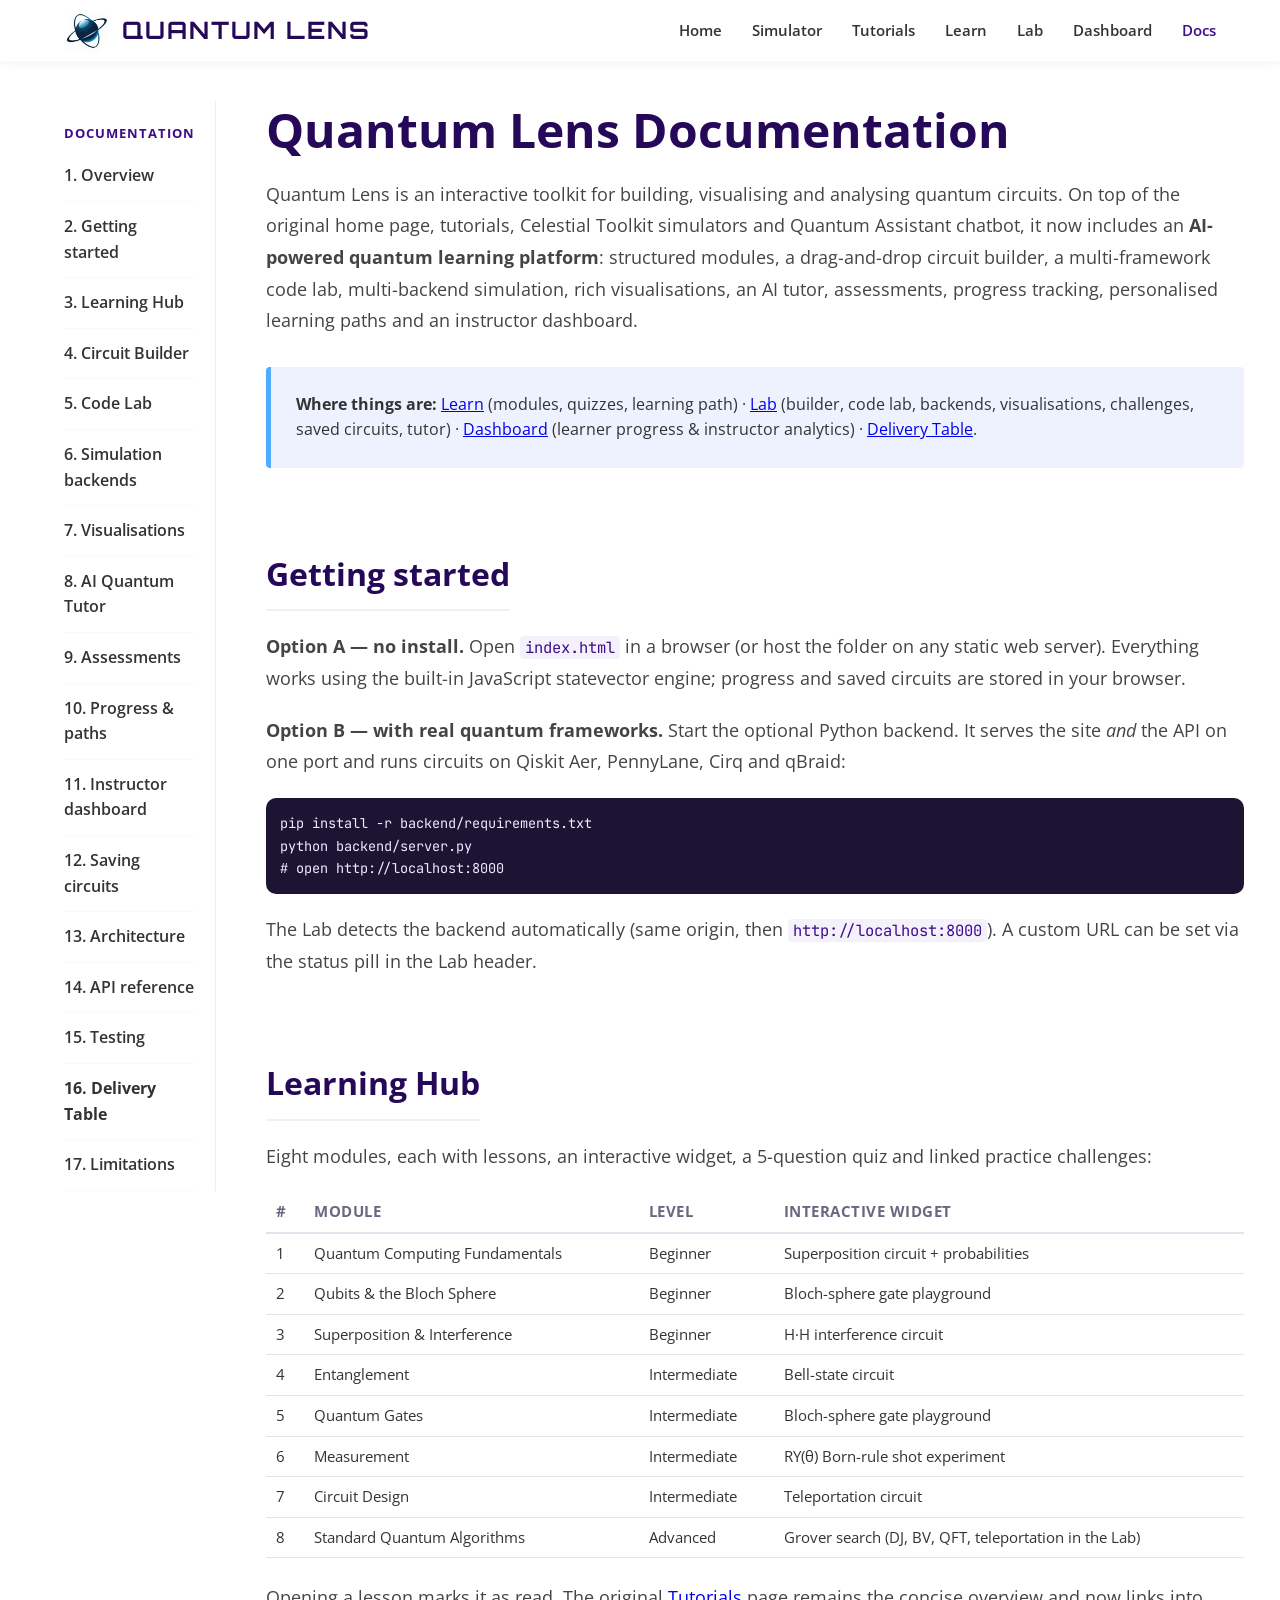
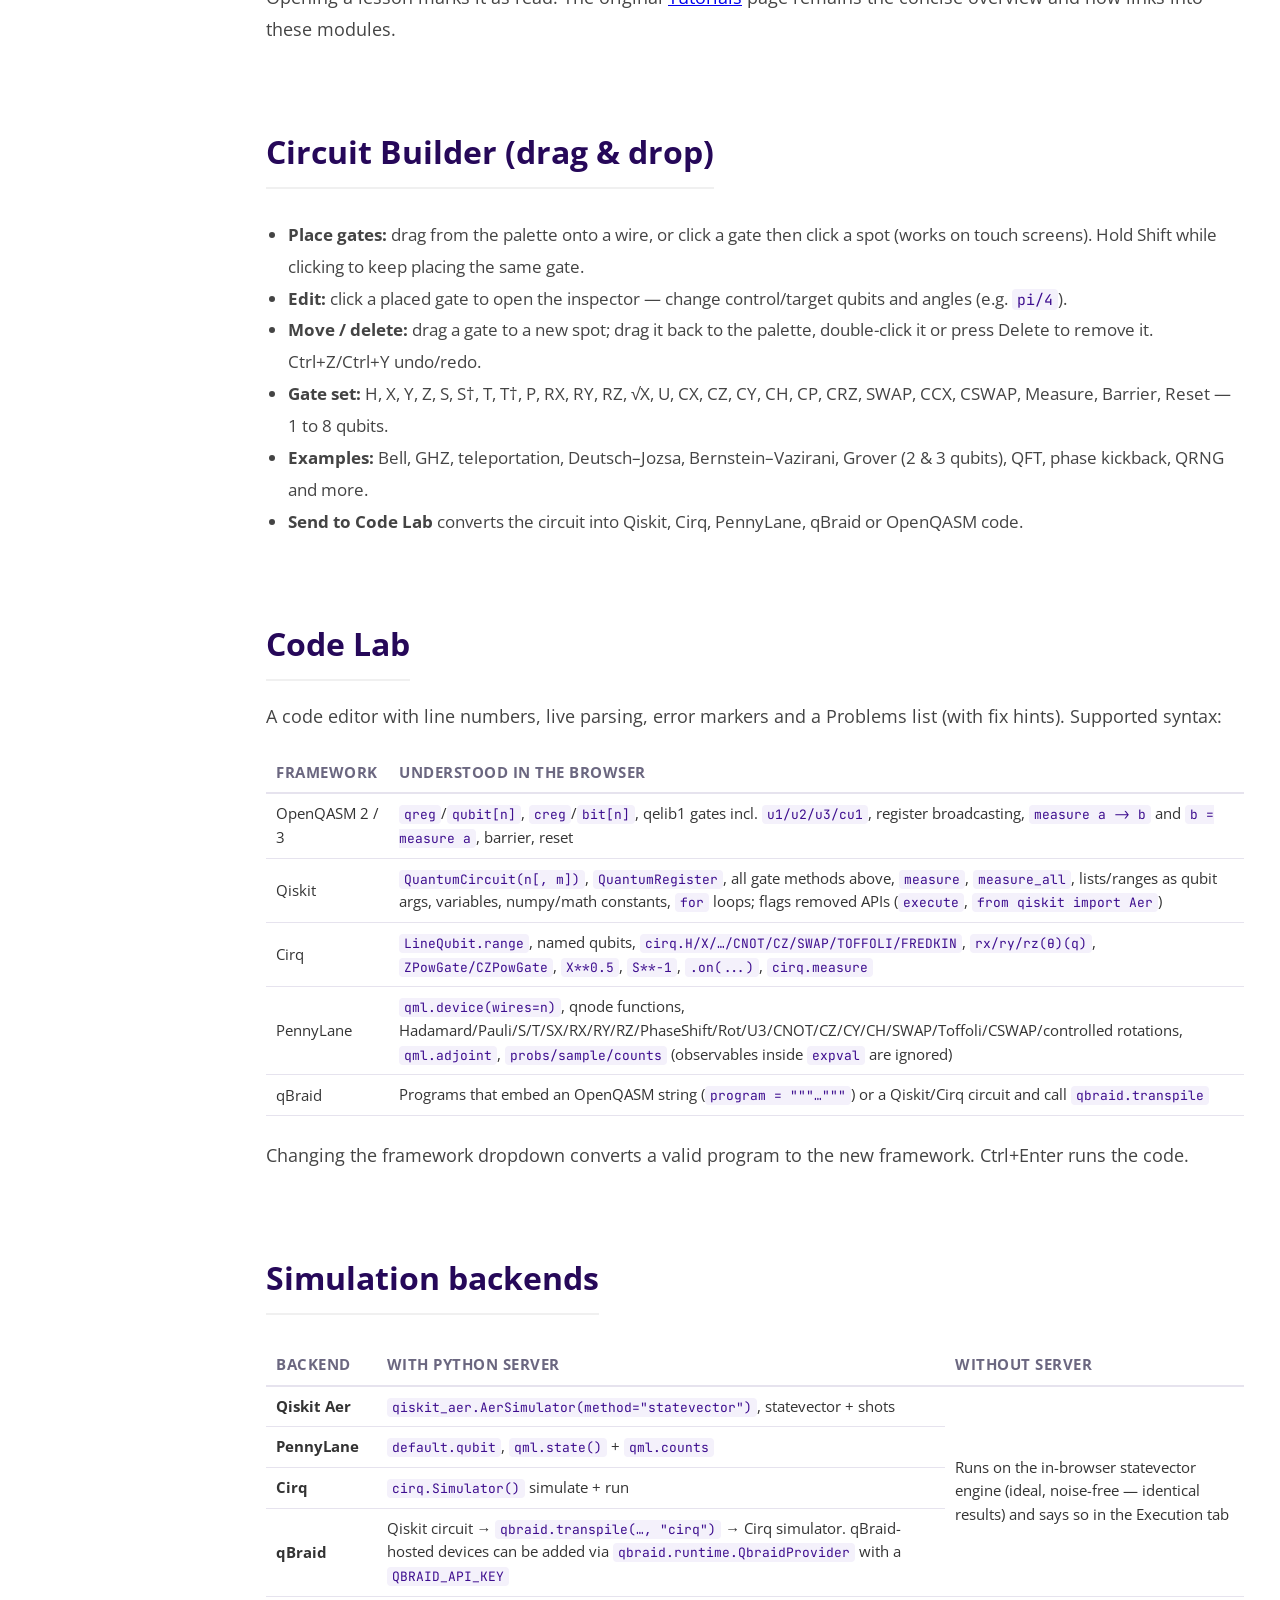
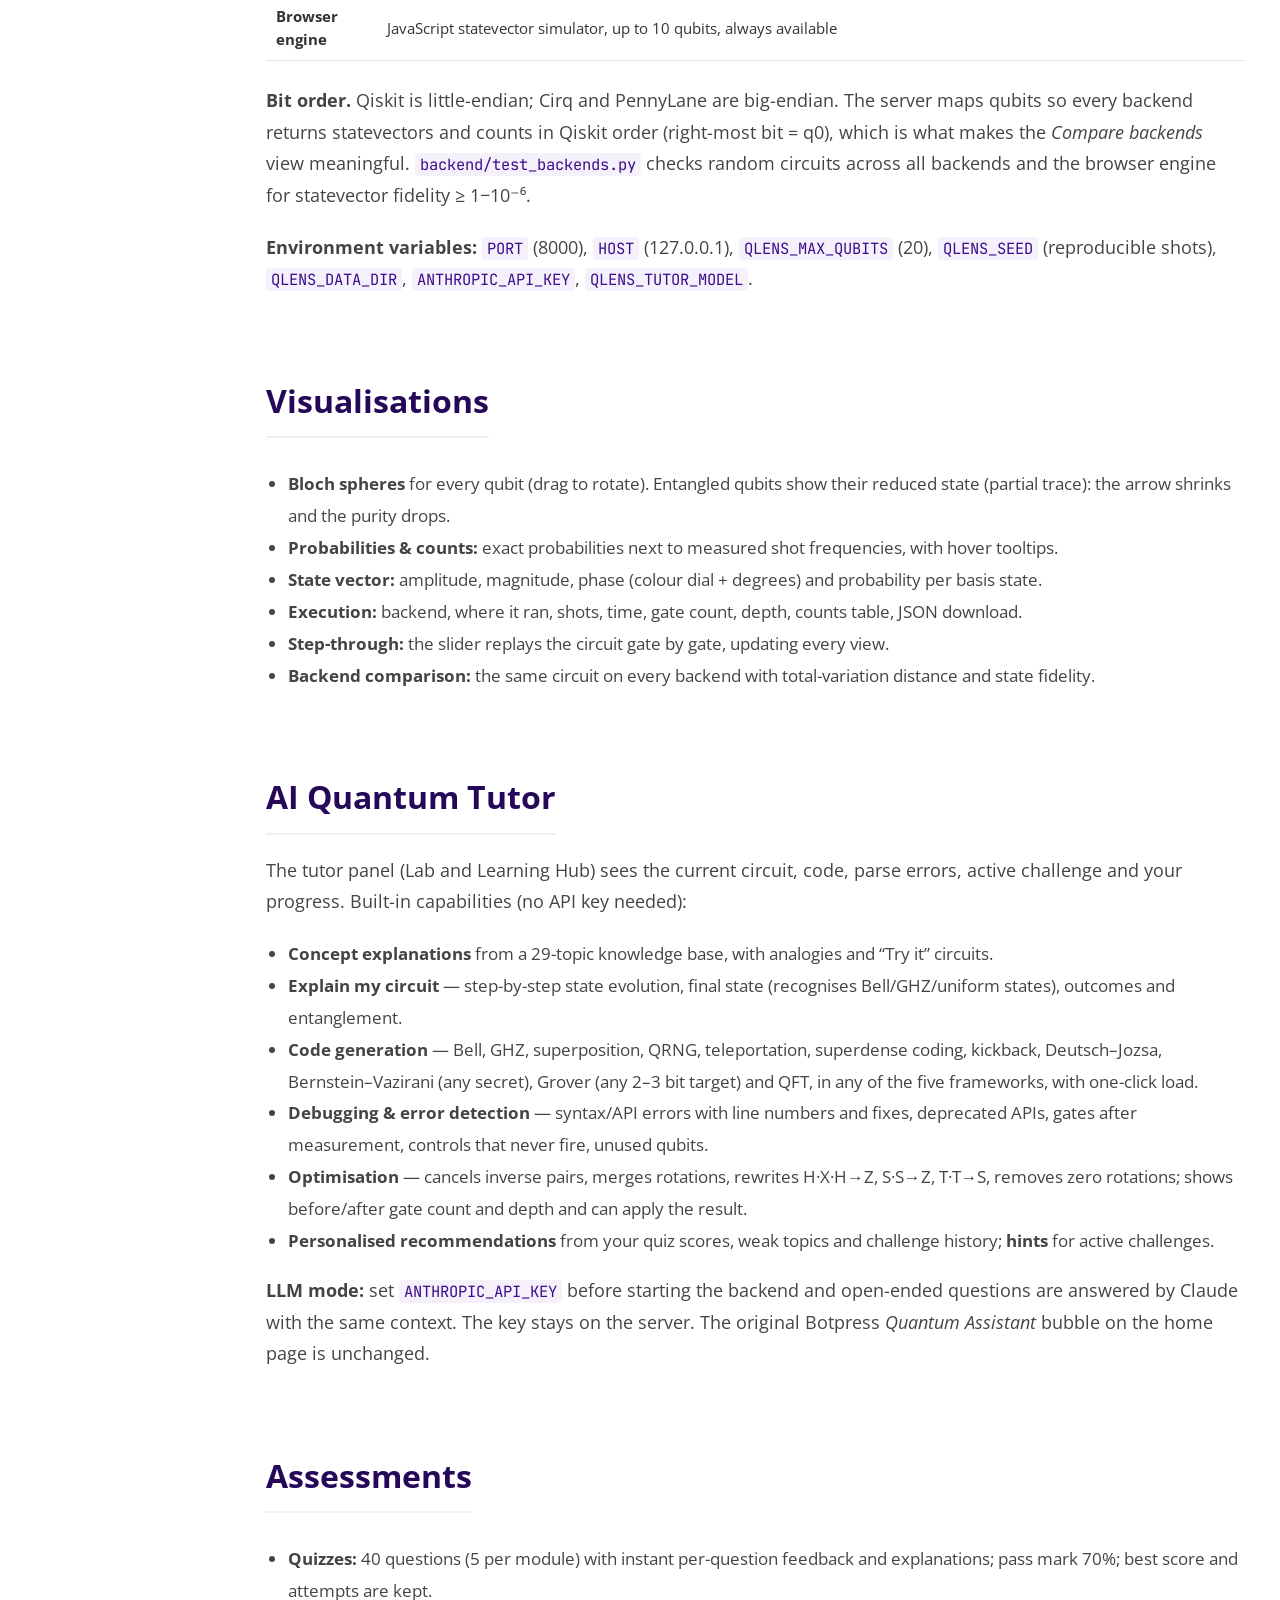
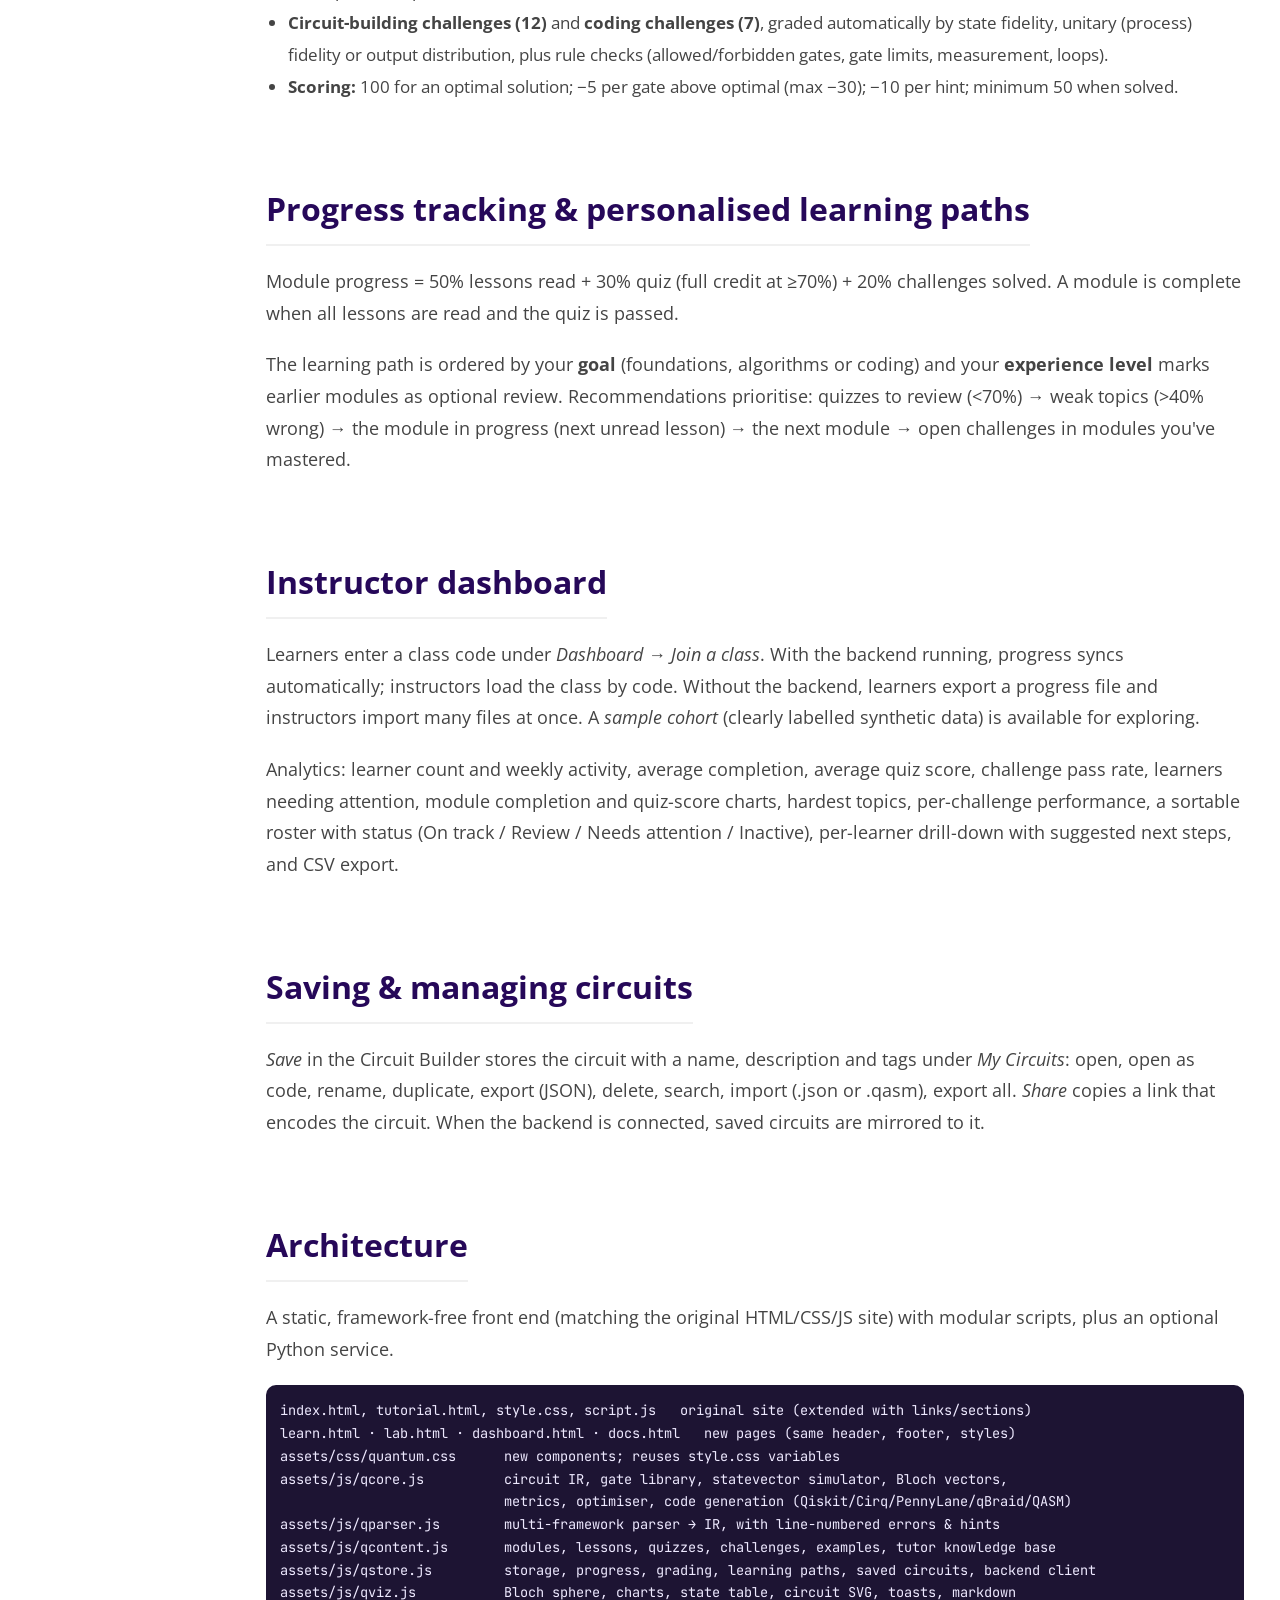
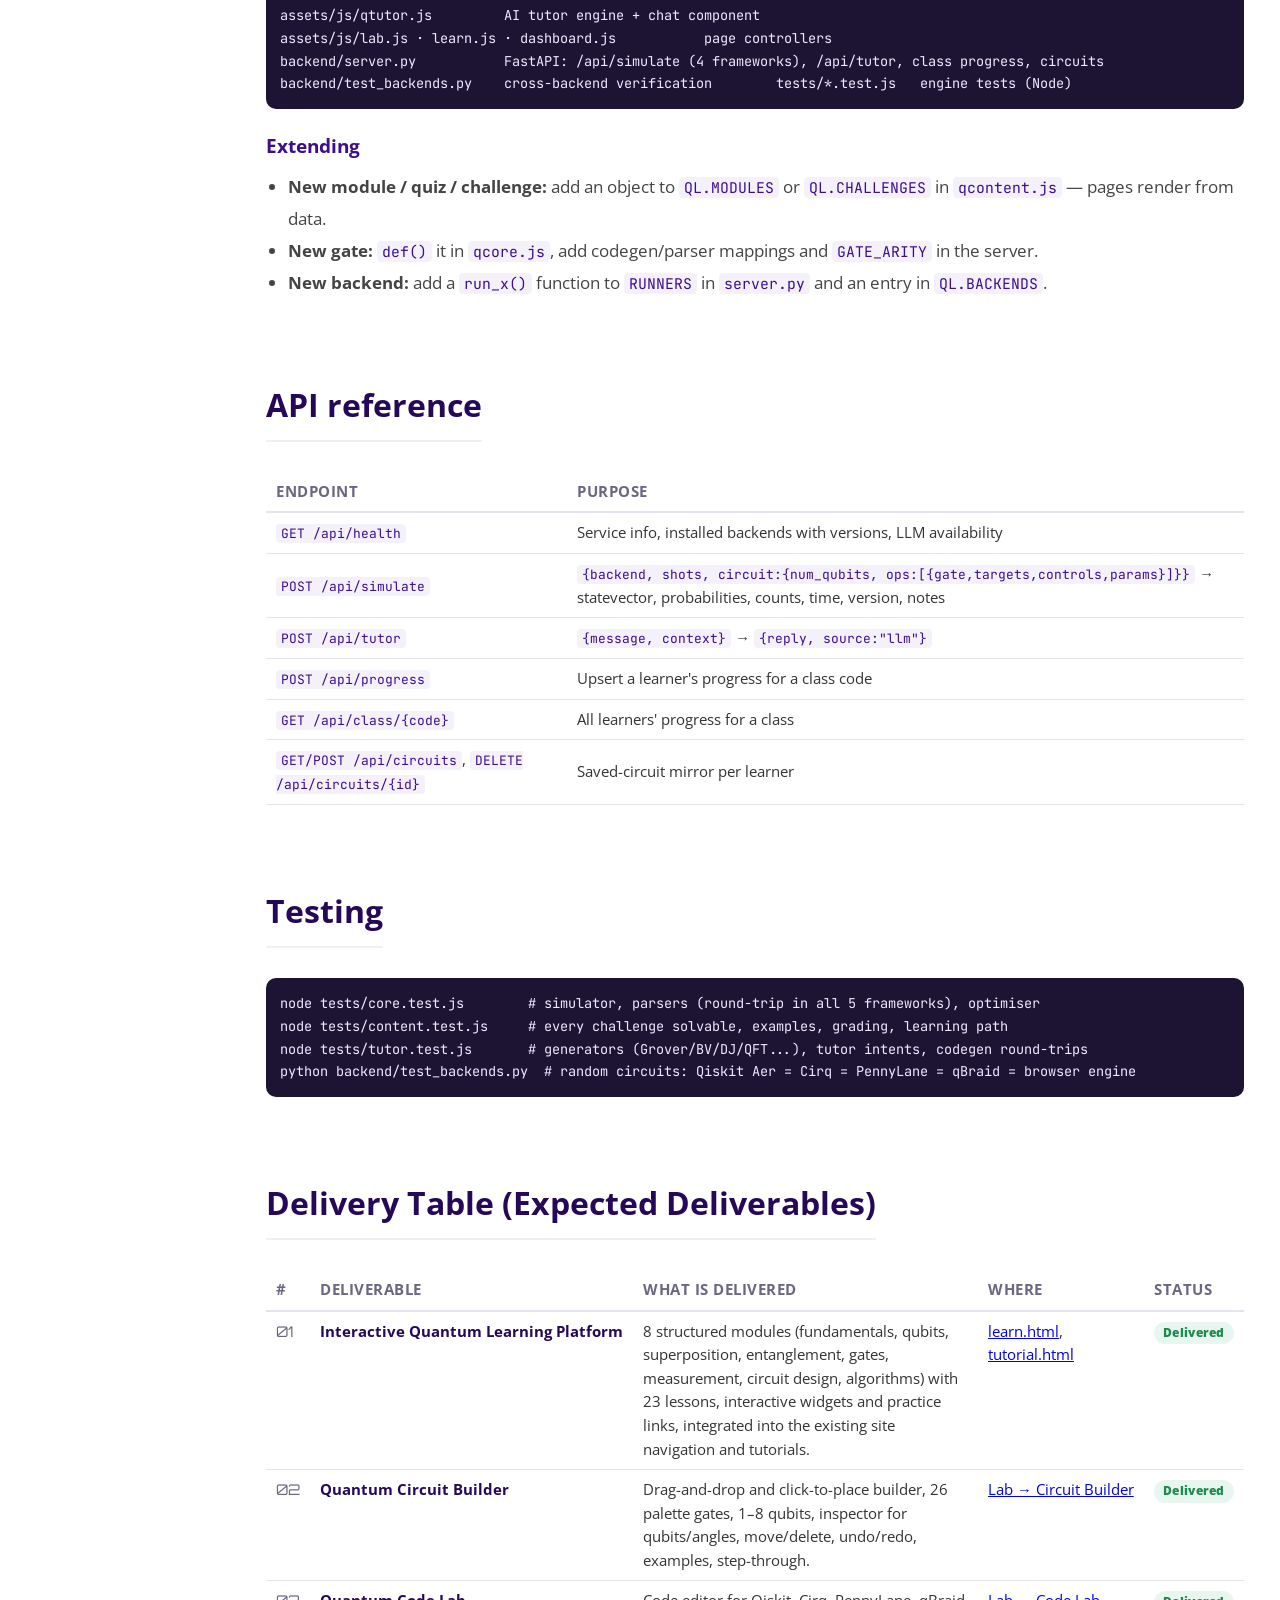
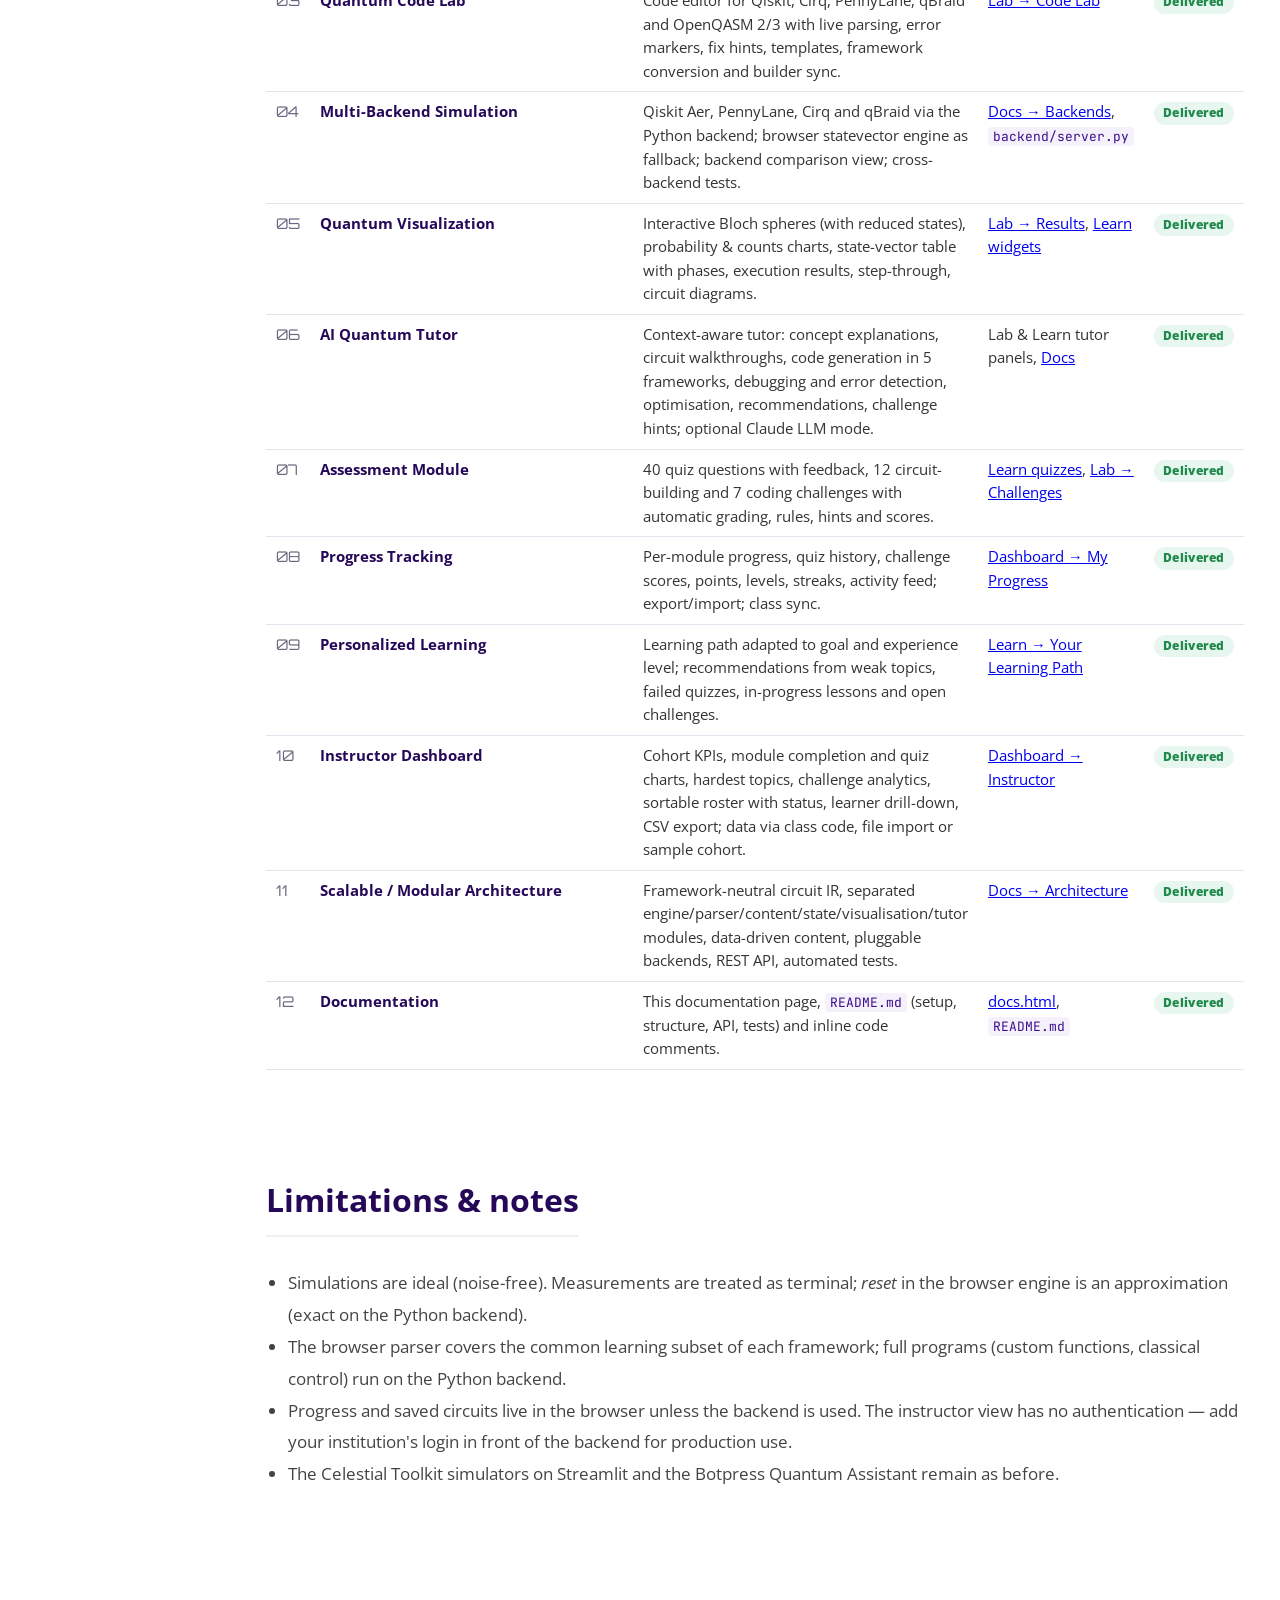
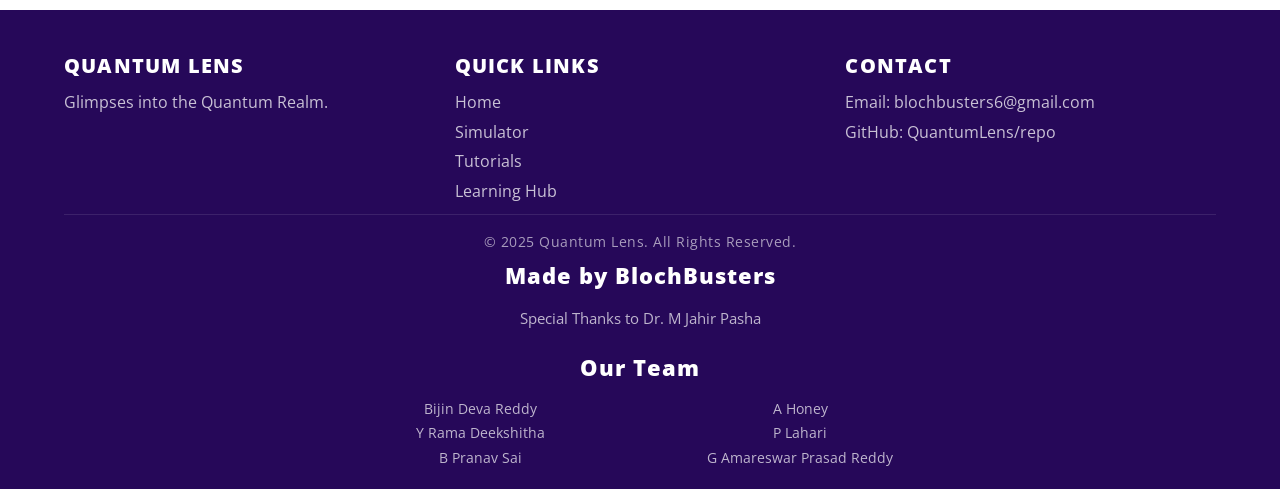
<file: docs.html>
<!DOCTYPE html>
<html lang="en">
<head>
    <meta charset="UTF-8">
    <meta name="viewport" content="width=device-width, initial-scale=1.0">
    <title>Docs | Quantum Lens</title>
    <meta name="description" content="Documentation for the Quantum Lens quantum learning platform: features, backends, AI tutor, assessments, architecture, API and the delivery table.">
    <link rel="stylesheet" href="style.css">
    <link rel="stylesheet" href="assets/css/quantum.css">
    <link href="https://fonts.googleapis.com/css2?family=Open+Sans:wght@400;600;700;800&display=swap" rel="stylesheet">
    <link href="https://fonts.googleapis.com/css2?family=Orbitron:wght@400;700;900&display=swap" rel="stylesheet">
    <link href="https://fonts.googleapis.com/css2?family=Inter:wght@400;600&family=JetBrains+Mono:wght@400;600&display=swap" rel="stylesheet">
    <link rel="stylesheet" href="https://cdnjs.cloudflare.com/ajax/libs/font-awesome/6.5.1/css/all.min.css">
</head>
<body>

<header>
    <div class="logo-container">
        <a href="index.html" class="logo"><img src="logo.png" alt="Quantum Lens Logo" class="nav-logo">Quantum Lens</a>
    </div>
    <nav>
        <ul>
            <li><a href="index.html">Home</a></li>
            <li><a href="index.html#toolkit">Simulator</a></li>
            <li><a href="tutorial.html">Tutorials</a></li>
            <li><a href="learn.html">Learn</a></li>
            <li><a href="lab.html">Lab</a></li>
            <li><a href="dashboard.html">Dashboard</a></li>
            <li><a href="docs.html" class="active">Docs</a></li>
        </ul>
    </nav>
</header>

<div class="container ql-docs">
    <aside class="sidebar">
        <h3>Documentation</h3>
        <ul>
            <li><a href="#overview">1. Overview</a></li>
            <li><a href="#start">2. Getting started</a></li>
            <li><a href="#learning">3. Learning Hub</a></li>
            <li><a href="#builder">4. Circuit Builder</a></li>
            <li><a href="#codelab">5. Code Lab</a></li>
            <li><a href="#backends">6. Simulation backends</a></li>
            <li><a href="#viz">7. Visualisations</a></li>
            <li><a href="#tutor">8. AI Quantum Tutor</a></li>
            <li><a href="#assess">9. Assessments</a></li>
            <li><a href="#progress">10. Progress &amp; paths</a></li>
            <li><a href="#instructor">11. Instructor dashboard</a></li>
            <li><a href="#saving">12. Saving circuits</a></li>
            <li><a href="#architecture">13. Architecture</a></li>
            <li><a href="#api">14. API reference</a></li>
            <li><a href="#testing">15. Testing</a></li>
            <li><a href="#deliverables"><b>16. Delivery Table</b></a></li>
            <li><a href="#notes">17. Limitations</a></li>
        </ul>
    </aside>

    <main class="main-content">
        <section id="overview">
            <h1>Quantum Lens Documentation</h1>
            <p>Quantum Lens is an interactive toolkit for building, visualising and analysing quantum circuits. On top of the original home page, tutorials, Celestial Toolkit simulators and Quantum Assistant chatbot, it now includes an <strong>AI-powered quantum learning platform</strong>: structured modules, a drag-and-drop circuit builder, a multi-framework code lab, multi-backend simulation, rich visualisations, an AI tutor, assessments, progress tracking, personalised learning paths and an instructor dashboard.</p>
            <div class="info-card"><strong>Where things are:</strong> <a href="learn.html">Learn</a> (modules, quizzes, learning path) · <a href="lab.html">Lab</a> (builder, code lab, backends, visualisations, challenges, saved circuits, tutor) · <a href="dashboard.html">Dashboard</a> (learner progress &amp; instructor analytics) · <a href="#deliverables">Delivery Table</a>.</div>
        </section>

        <section id="start">
            <h2>Getting started</h2>
            <p><strong>Option A — no install.</strong> Open <code>index.html</code> in a browser (or host the folder on any static web server). Everything works using the built-in JavaScript statevector engine; progress and saved circuits are stored in your browser.</p>
            <p><strong>Option B — with real quantum frameworks.</strong> Start the optional Python backend. It serves the site <em>and</em> the API on one port and runs circuits on Qiskit Aer, PennyLane, Cirq and qBraid:</p>
<pre><code>pip install -r backend/requirements.txt
python backend/server.py
# open http://localhost:8000</code></pre>
            <p>The Lab detects the backend automatically (same origin, then <code>http://localhost:8000</code>). A custom URL can be set via the status pill in the Lab header.</p>
        </section>

        <section id="learning">
            <h2>Learning Hub</h2>
            <p>Eight modules, each with lessons, an interactive widget, a 5-question quiz and linked practice challenges:</p>
            <table class="ql-table"><thead><tr><th>#</th><th>Module</th><th>Level</th><th>Interactive widget</th></tr></thead><tbody>
                <tr><td>1</td><td>Quantum Computing Fundamentals</td><td>Beginner</td><td>Superposition circuit + probabilities</td></tr>
                <tr><td>2</td><td>Qubits &amp; the Bloch Sphere</td><td>Beginner</td><td>Bloch-sphere gate playground</td></tr>
                <tr><td>3</td><td>Superposition &amp; Interference</td><td>Beginner</td><td>H·H interference circuit</td></tr>
                <tr><td>4</td><td>Entanglement</td><td>Intermediate</td><td>Bell-state circuit</td></tr>
                <tr><td>5</td><td>Quantum Gates</td><td>Intermediate</td><td>Bloch-sphere gate playground</td></tr>
                <tr><td>6</td><td>Measurement</td><td>Intermediate</td><td>RY(θ) Born-rule shot experiment</td></tr>
                <tr><td>7</td><td>Circuit Design</td><td>Intermediate</td><td>Teleportation circuit</td></tr>
                <tr><td>8</td><td>Standard Quantum Algorithms</td><td>Advanced</td><td>Grover search (DJ, BV, QFT, teleportation in the Lab)</td></tr>
            </tbody></table>
            <p>Opening a lesson marks it as read. The original <a href="tutorial.html">Tutorials</a> page remains the concise overview and now links into these modules.</p>
        </section>

        <section id="builder">
            <h2>Circuit Builder (drag &amp; drop)</h2>
            <ul class="ql-list">
                <li><strong>Place gates:</strong> drag from the palette onto a wire, or click a gate then click a spot (works on touch screens). Hold <kbd>Shift</kbd> while clicking to keep placing the same gate.</li>
                <li><strong>Edit:</strong> click a placed gate to open the inspector — change control/target qubits and angles (e.g. <code>pi/4</code>).</li>
                <li><strong>Move / delete:</strong> drag a gate to a new spot; drag it back to the palette, double-click it or press <kbd>Delete</kbd> to remove it. <kbd>Ctrl+Z</kbd>/<kbd>Ctrl+Y</kbd> undo/redo.</li>
                <li><strong>Gate set:</strong> H, X, Y, Z, S, S†, T, T†, P, RX, RY, RZ, √X, U, CX, CZ, CY, CH, CP, CRZ, SWAP, CCX, CSWAP, Measure, Barrier, Reset — 1 to 8 qubits.</li>
                <li><strong>Examples:</strong> Bell, GHZ, teleportation, Deutsch–Jozsa, Bernstein–Vazirani, Grover (2 &amp; 3 qubits), QFT, phase kickback, QRNG and more.</li>
                <li><strong>Send to Code Lab</strong> converts the circuit into Qiskit, Cirq, PennyLane, qBraid or OpenQASM code.</li>
            </ul>
        </section>

        <section id="codelab">
            <h2>Code Lab</h2>
            <p>A code editor with line numbers, live parsing, error markers and a Problems list (with fix hints). Supported syntax:</p>
            <table class="ql-table"><thead><tr><th>Framework</th><th>Understood in the browser</th></tr></thead><tbody>
                <tr><td>OpenQASM 2 / 3</td><td><code>qreg</code>/<code>qubit[n]</code>, <code>creg</code>/<code>bit[n]</code>, qelib1 gates incl. <code>u1/u2/u3/cu1</code>, register broadcasting, <code>measure a -&gt; b</code> and <code>b = measure a</code>, barrier, reset</td></tr>
                <tr><td>Qiskit</td><td><code>QuantumCircuit(n[, m])</code>, <code>QuantumRegister</code>, all gate methods above, <code>measure</code>, <code>measure_all</code>, lists/ranges as qubit args, variables, numpy/math constants, <code>for</code> loops; flags removed APIs (<code>execute</code>, <code>from qiskit import Aer</code>)</td></tr>
                <tr><td>Cirq</td><td><code>LineQubit.range</code>, named qubits, <code>cirq.H/X/…/CNOT/CZ/SWAP/TOFFOLI/FREDKIN</code>, <code>rx/ry/rz(θ)(q)</code>, <code>ZPowGate/CZPowGate</code>, <code>X**0.5</code>, <code>S**-1</code>, <code>.on(...)</code>, <code>cirq.measure</code></td></tr>
                <tr><td>PennyLane</td><td><code>qml.device(wires=n)</code>, qnode functions, Hadamard/Pauli/S/T/SX/RX/RY/RZ/PhaseShift/Rot/U3/CNOT/CZ/CY/CH/SWAP/Toffoli/CSWAP/controlled rotations, <code>qml.adjoint</code>, <code>probs/sample/counts</code> (observables inside <code>expval</code> are ignored)</td></tr>
                <tr><td>qBraid</td><td>Programs that embed an OpenQASM string (<code>program = """…"""</code>) or a Qiskit/Cirq circuit and call <code>qbraid.transpile</code></td></tr>
            </tbody></table>
            <p>Changing the framework dropdown converts a valid program to the new framework. <kbd>Ctrl+Enter</kbd> runs the code.</p>
        </section>

        <section id="backends">
            <h2>Simulation backends</h2>
            <table class="ql-table"><thead><tr><th>Backend</th><th>With Python server</th><th>Without server</th></tr></thead><tbody>
                <tr><td><b>Qiskit Aer</b></td><td><code>qiskit_aer.AerSimulator(method="statevector")</code>, statevector + shots</td><td rowspan="4">Runs on the in-browser statevector engine (ideal, noise-free — identical results) and says so in the Execution tab</td></tr>
                <tr><td><b>PennyLane</b></td><td><code>default.qubit</code>, <code>qml.state()</code> + <code>qml.counts</code></td></tr>
                <tr><td><b>Cirq</b></td><td><code>cirq.Simulator()</code> simulate + run</td></tr>
                <tr><td><b>qBraid</b></td><td>Qiskit circuit → <code>qbraid.transpile(…, "cirq")</code> → Cirq simulator. qBraid-hosted devices can be added via <code>qbraid.runtime.QbraidProvider</code> with a <code>QBRAID_API_KEY</code></td></tr>
                <tr><td><b>Browser engine</b></td><td colspan="2">JavaScript statevector simulator, up to 10 qubits, always available</td></tr>
            </tbody></table>
            <p><strong>Bit order.</strong> Qiskit is little-endian; Cirq and PennyLane are big-endian. The server maps qubits so every backend returns statevectors and counts in Qiskit order (right-most bit = q0), which is what makes the <em>Compare backends</em> view meaningful. <code>backend/test_backends.py</code> checks random circuits across all backends and the browser engine for statevector fidelity ≥ 1−10⁻⁶.</p>
            <p><strong>Environment variables:</strong> <code>PORT</code> (8000), <code>HOST</code> (127.0.0.1), <code>QLENS_MAX_QUBITS</code> (20), <code>QLENS_SEED</code> (reproducible shots), <code>QLENS_DATA_DIR</code>, <code>ANTHROPIC_API_KEY</code>, <code>QLENS_TUTOR_MODEL</code>.</p>
        </section>

        <section id="viz">
            <h2>Visualisations</h2>
            <ul class="ql-list">
                <li><strong>Bloch spheres</strong> for every qubit (drag to rotate). Entangled qubits show their reduced state (partial trace): the arrow shrinks and the purity drops.</li>
                <li><strong>Probabilities &amp; counts:</strong> exact probabilities next to measured shot frequencies, with hover tooltips.</li>
                <li><strong>State vector:</strong> amplitude, magnitude, phase (colour dial + degrees) and probability per basis state.</li>
                <li><strong>Execution:</strong> backend, where it ran, shots, time, gate count, depth, counts table, JSON download.</li>
                <li><strong>Step-through:</strong> the slider replays the circuit gate by gate, updating every view.</li>
                <li><strong>Backend comparison:</strong> the same circuit on every backend with total-variation distance and state fidelity.</li>
            </ul>
        </section>

        <section id="tutor">
            <h2>AI Quantum Tutor</h2>
            <p>The tutor panel (Lab and Learning Hub) sees the current circuit, code, parse errors, active challenge and your progress. Built-in capabilities (no API key needed):</p>
            <ul class="ql-list">
                <li><strong>Concept explanations</strong> from a 29-topic knowledge base, with analogies and “Try it” circuits.</li>
                <li><strong>Explain my circuit</strong> — step-by-step state evolution, final state (recognises Bell/GHZ/uniform states), outcomes and entanglement.</li>
                <li><strong>Code generation</strong> — Bell, GHZ, superposition, QRNG, teleportation, superdense coding, kickback, Deutsch–Jozsa, Bernstein–Vazirani (any secret), Grover (any 2–3 bit target) and QFT, in any of the five frameworks, with one-click load.</li>
                <li><strong>Debugging &amp; error detection</strong> — syntax/API errors with line numbers and fixes, deprecated APIs, gates after measurement, controls that never fire, unused qubits.</li>
                <li><strong>Optimisation</strong> — cancels inverse pairs, merges rotations, rewrites H·X·H→Z, S·S→Z, T·T→S, removes zero rotations; shows before/after gate count and depth and can apply the result.</li>
                <li><strong>Personalised recommendations</strong> from your quiz scores, weak topics and challenge history; <strong>hints</strong> for active challenges.</li>
            </ul>
            <p><strong>LLM mode:</strong> set <code>ANTHROPIC_API_KEY</code> before starting the backend and open-ended questions are answered by Claude with the same context. The key stays on the server. The original Botpress <em>Quantum Assistant</em> bubble on the home page is unchanged.</p>
        </section>

        <section id="assess">
            <h2>Assessments</h2>
            <ul class="ql-list">
                <li><strong>Quizzes:</strong> 40 questions (5 per module) with instant per-question feedback and explanations; pass mark 70%; best score and attempts are kept.</li>
                <li><strong>Circuit-building challenges (12)</strong> and <strong>coding challenges (7)</strong>, graded automatically by state fidelity, unitary (process) fidelity or output distribution, plus rule checks (allowed/forbidden gates, gate limits, measurement, loops).</li>
                <li><strong>Scoring:</strong> 100 for an optimal solution; −5 per gate above optimal (max −30); −10 per hint; minimum 50 when solved.</li>
            </ul>
        </section>

        <section id="progress">
            <h2>Progress tracking &amp; personalised learning paths</h2>
            <p>Module progress = 50% lessons read + 30% quiz (full credit at ≥70%) + 20% challenges solved. A module is complete when all lessons are read and the quiz is passed.</p>
            <p>The learning path is ordered by your <strong>goal</strong> (foundations, algorithms or coding) and your <strong>experience level</strong> marks earlier modules as optional review. Recommendations prioritise: quizzes to review (&lt;70%) → weak topics (&gt;40% wrong) → the module in progress (next unread lesson) → the next module → open challenges in modules you've mastered.</p>
        </section>

        <section id="instructor">
            <h2>Instructor dashboard</h2>
            <p>Learners enter a class code under <em>Dashboard → Join a class</em>. With the backend running, progress syncs automatically; instructors load the class by code. Without the backend, learners export a progress file and instructors import many files at once. A <em>sample cohort</em> (clearly labelled synthetic data) is available for exploring.</p>
            <p>Analytics: learner count and weekly activity, average completion, average quiz score, challenge pass rate, learners needing attention, module completion and quiz-score charts, hardest topics, per-challenge performance, a sortable roster with status (On track / Review / Needs attention / Inactive), per-learner drill-down with suggested next steps, and CSV export.</p>
        </section>

        <section id="saving">
            <h2>Saving &amp; managing circuits</h2>
            <p><em>Save</em> in the Circuit Builder stores the circuit with a name, description and tags under <em>My Circuits</em>: open, open as code, rename, duplicate, export (JSON), delete, search, import (.json or .qasm), export all. <em>Share</em> copies a link that encodes the circuit. When the backend is connected, saved circuits are mirrored to it.</p>
        </section>

        <section id="architecture">
            <h2>Architecture</h2>
            <p>A static, framework-free front end (matching the original HTML/CSS/JS site) with modular scripts, plus an optional Python service.</p>
<pre><code>index.html, tutorial.html, style.css, script.js   original site (extended with links/sections)
learn.html · lab.html · dashboard.html · docs.html   new pages (same header, footer, styles)
assets/css/quantum.css      new components; reuses style.css variables
assets/js/qcore.js          circuit IR, gate library, statevector simulator, Bloch vectors,
                            metrics, optimiser, code generation (Qiskit/Cirq/PennyLane/qBraid/QASM)
assets/js/qparser.js        multi-framework parser → IR, with line-numbered errors & hints
assets/js/qcontent.js       modules, lessons, quizzes, challenges, examples, tutor knowledge base
assets/js/qstore.js         storage, progress, grading, learning paths, saved circuits, backend client
assets/js/qviz.js           Bloch sphere, charts, state table, circuit SVG, toasts, markdown
assets/js/qtutor.js         AI tutor engine + chat component
assets/js/lab.js · learn.js · dashboard.js           page controllers
backend/server.py           FastAPI: /api/simulate (4 frameworks), /api/tutor, class progress, circuits
backend/test_backends.py    cross-backend verification        tests/*.test.js   engine tests (Node)</code></pre>
            <h3>Extending</h3>
            <ul class="ql-list">
                <li><strong>New module / quiz / challenge:</strong> add an object to <code>QL.MODULES</code> or <code>QL.CHALLENGES</code> in <code>qcontent.js</code> — pages render from data.</li>
                <li><strong>New gate:</strong> <code>def()</code> it in <code>qcore.js</code>, add codegen/parser mappings and <code>GATE_ARITY</code> in the server.</li>
                <li><strong>New backend:</strong> add a <code>run_x()</code> function to <code>RUNNERS</code> in <code>server.py</code> and an entry in <code>QL.BACKENDS</code>.</li>
            </ul>
        </section>

        <section id="api">
            <h2>API reference</h2>
            <table class="ql-table"><thead><tr><th>Endpoint</th><th>Purpose</th></tr></thead><tbody>
                <tr><td><code>GET /api/health</code></td><td>Service info, installed backends with versions, LLM availability</td></tr>
                <tr><td><code>POST /api/simulate</code></td><td><code>{backend, shots, circuit:{num_qubits, ops:[{gate,targets,controls,params}]}}</code> → statevector, probabilities, counts, time, version, notes</td></tr>
                <tr><td><code>POST /api/tutor</code></td><td><code>{message, context}</code> → <code>{reply, source:"llm"}</code></td></tr>
                <tr><td><code>POST /api/progress</code></td><td>Upsert a learner's progress for a class code</td></tr>
                <tr><td><code>GET /api/class/{code}</code></td><td>All learners' progress for a class</td></tr>
                <tr><td><code>GET/POST /api/circuits</code>, <code>DELETE /api/circuits/{id}</code></td><td>Saved-circuit mirror per learner</td></tr>
            </tbody></table>
        </section>

        <section id="testing">
            <h2>Testing</h2>
<pre><code>node tests/core.test.js        # simulator, parsers (round-trip in all 5 frameworks), optimiser
node tests/content.test.js     # every challenge solvable, examples, grading, learning path
node tests/tutor.test.js       # generators (Grover/BV/DJ/QFT...), tutor intents, codegen round-trips
python backend/test_backends.py  # random circuits: Qiskit Aer = Cirq = PennyLane = qBraid = browser engine</code></pre>
        </section>

        <section id="deliverables">
            <h2>Delivery Table (Expected Deliverables)</h2>
            <div class="ql-table-wrap">
            <table class="ql-table ql-deliverables"><thead><tr><th>#</th><th>Deliverable</th><th>What is delivered</th><th>Where</th><th>Status</th></tr></thead><tbody>
                <tr><td>01</td><td>Interactive Quantum Learning Platform</td><td>8 structured modules (fundamentals, qubits, superposition, entanglement, gates, measurement, circuit design, algorithms) with 23 lessons, interactive widgets and practice links, integrated into the existing site navigation and tutorials.</td><td><a href="learn.html">learn.html</a>, <a href="tutorial.html#learning-path">tutorial.html</a></td><td><span class="ql-badge ql-badge-ok">Delivered</span></td></tr>
                <tr><td>02</td><td>Quantum Circuit Builder</td><td>Drag-and-drop and click-to-place builder, 26 palette gates, 1–8 qubits, inspector for qubits/angles, move/delete, undo/redo, examples, step-through.</td><td><a href="lab.html">Lab → Circuit Builder</a></td><td><span class="ql-badge ql-badge-ok">Delivered</span></td></tr>
                <tr><td>03</td><td>Quantum Code Lab</td><td>Code editor for Qiskit, Cirq, PennyLane, qBraid and OpenQASM 2/3 with live parsing, error markers, fix hints, templates, framework conversion and builder sync.</td><td><a href="lab.html#tab=code">Lab → Code Lab</a></td><td><span class="ql-badge ql-badge-ok">Delivered</span></td></tr>
                <tr><td>04</td><td>Multi-Backend Simulation</td><td>Qiskit Aer, PennyLane, Cirq and qBraid via the Python backend; browser statevector engine as fallback; backend comparison view; cross-backend tests.</td><td><a href="#backends">Docs → Backends</a>, <code>backend/server.py</code></td><td><span class="ql-badge ql-badge-ok">Delivered</span></td></tr>
                <tr><td>05</td><td>Quantum Visualization</td><td>Interactive Bloch spheres (with reduced states), probability &amp; counts charts, state-vector table with phases, execution results, step-through, circuit diagrams.</td><td><a href="lab.html">Lab → Results</a>, <a href="learn.html">Learn widgets</a></td><td><span class="ql-badge ql-badge-ok">Delivered</span></td></tr>
                <tr><td>06</td><td>AI Quantum Tutor</td><td>Context-aware tutor: concept explanations, circuit walkthroughs, code generation in 5 frameworks, debugging and error detection, optimisation, recommendations, challenge hints; optional Claude LLM mode.</td><td>Lab &amp; Learn tutor panels, <a href="#tutor">Docs</a></td><td><span class="ql-badge ql-badge-ok">Delivered</span></td></tr>
                <tr><td>07</td><td>Assessment Module</td><td>40 quiz questions with feedback, 12 circuit-building and 7 coding challenges with automatic grading, rules, hints and scores.</td><td><a href="learn.html">Learn quizzes</a>, <a href="lab.html#tab=challenges">Lab → Challenges</a></td><td><span class="ql-badge ql-badge-ok">Delivered</span></td></tr>
                <tr><td>08</td><td>Progress Tracking</td><td>Per-module progress, quiz history, challenge scores, points, levels, streaks, activity feed; export/import; class sync.</td><td><a href="dashboard.html">Dashboard → My Progress</a></td><td><span class="ql-badge ql-badge-ok">Delivered</span></td></tr>
                <tr><td>09</td><td>Personalized Learning</td><td>Learning path adapted to goal and experience level; recommendations from weak topics, failed quizzes, in-progress lessons and open challenges.</td><td><a href="learn.html#path">Learn → Your Learning Path</a></td><td><span class="ql-badge ql-badge-ok">Delivered</span></td></tr>
                <tr><td>10</td><td>Instructor Dashboard</td><td>Cohort KPIs, module completion and quiz charts, hardest topics, challenge analytics, sortable roster with status, learner drill-down, CSV export; data via class code, file import or sample cohort.</td><td><a href="dashboard.html#instructor">Dashboard → Instructor</a></td><td><span class="ql-badge ql-badge-ok">Delivered</span></td></tr>
                <tr><td>11</td><td>Scalable / Modular Architecture</td><td>Framework-neutral circuit IR, separated engine/parser/content/state/visualisation/tutor modules, data-driven content, pluggable backends, REST API, automated tests.</td><td><a href="#architecture">Docs → Architecture</a></td><td><span class="ql-badge ql-badge-ok">Delivered</span></td></tr>
                <tr><td>12</td><td>Documentation</td><td>This documentation page, <code>README.md</code> (setup, structure, API, tests) and inline code comments.</td><td><a href="docs.html">docs.html</a>, <code>README.md</code></td><td><span class="ql-badge ql-badge-ok">Delivered</span></td></tr>
            </tbody></table>
            </div>
        </section>

        <section id="notes">
            <h2>Limitations &amp; notes</h2>
            <ul class="ql-list">
                <li>Simulations are ideal (noise-free). Measurements are treated as terminal; <em>reset</em> in the browser engine is an approximation (exact on the Python backend).</li>
                <li>The browser parser covers the common learning subset of each framework; full programs (custom functions, classical control) run on the Python backend.</li>
                <li>Progress and saved circuits live in the browser unless the backend is used. The instructor view has no authentication — add your institution's login in front of the backend for production use.</li>
                <li>The Celestial Toolkit simulators on Streamlit and the Botpress Quantum Assistant remain as before.</li>
            </ul>
        </section>
    </main>
</div>

<footer>
    <div class="footer-grid">
        <div class="footer-col"><h3>Quantum Lens</h3><p>Glimpses into the Quantum Realm.</p></div>
        <div class="footer-col"><h3>Quick Links</h3><ul><li><a href="index.html">Home</a></li><li><a href="index.html#toolkit">Simulator</a></li><li><a href="tutorial.html">Tutorials</a></li><li><a href="learn.html">Learning Hub</a></li></ul></div>
        <div class="footer-col"><h3>Contact</h3><p>Email: blochbusters6@gmail.com</p><p>GitHub: QuantumLens/repo</p></div>
    </div>
    <div class="footer-bottom">
        <p class="copyright">&copy; 2025 Quantum Lens. All Rights Reserved.</p>
            <div class="credits"><p><strong>Made by BlochBusters</strong></p><p class="thanks">Special Thanks to Dr. M Jahir Pasha</p></div>
            <div class="team-section">
                <h4>Our Team</h4>
                <div class="team-grid">
                    <span>Bijin Deva Reddy</span>
                    <span>A Honey</span>
                    <span>Y Rama Deekshitha</span>
                    <span>P Lahari</span>
                    <span>B Pranav Sai</span>
                    <span>G Amareswar Prasad Reddy</span>
                </div>
            </div>
    </div>
</footer>

</body>
</html>
</file>
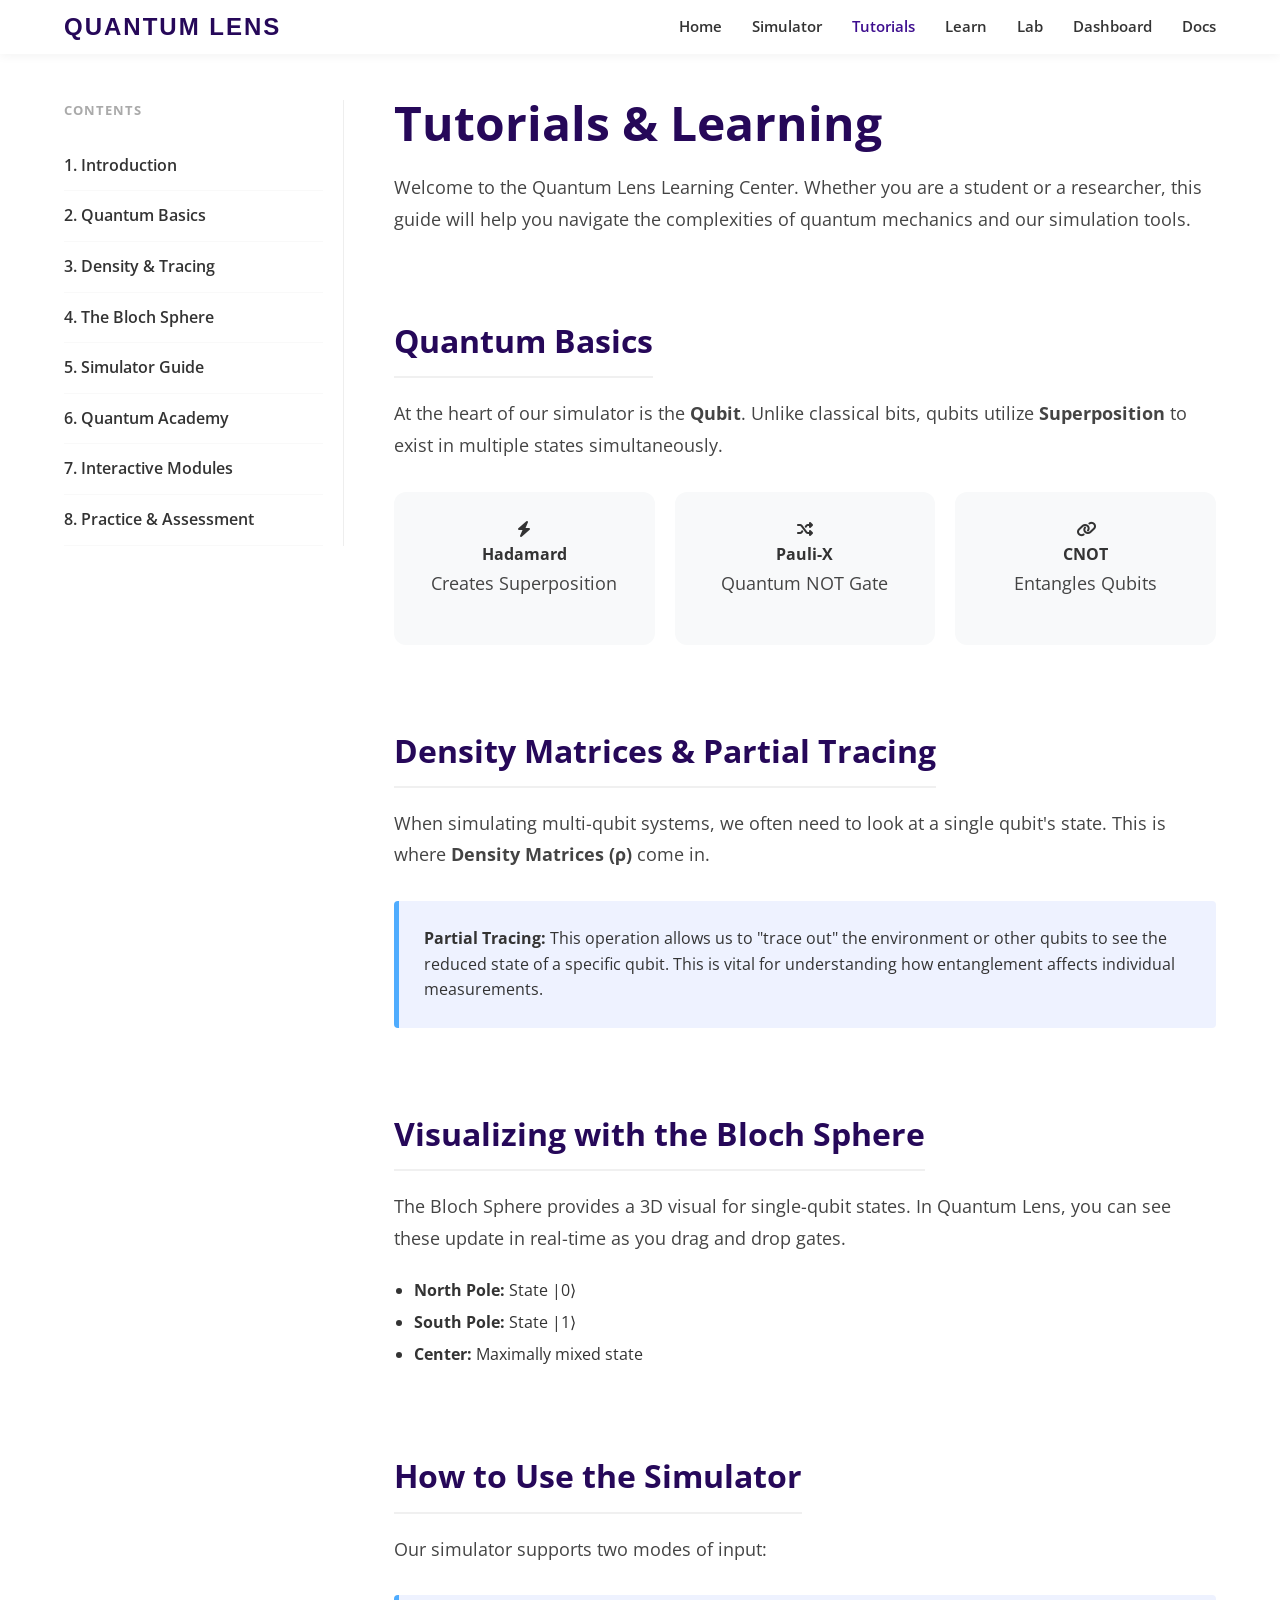
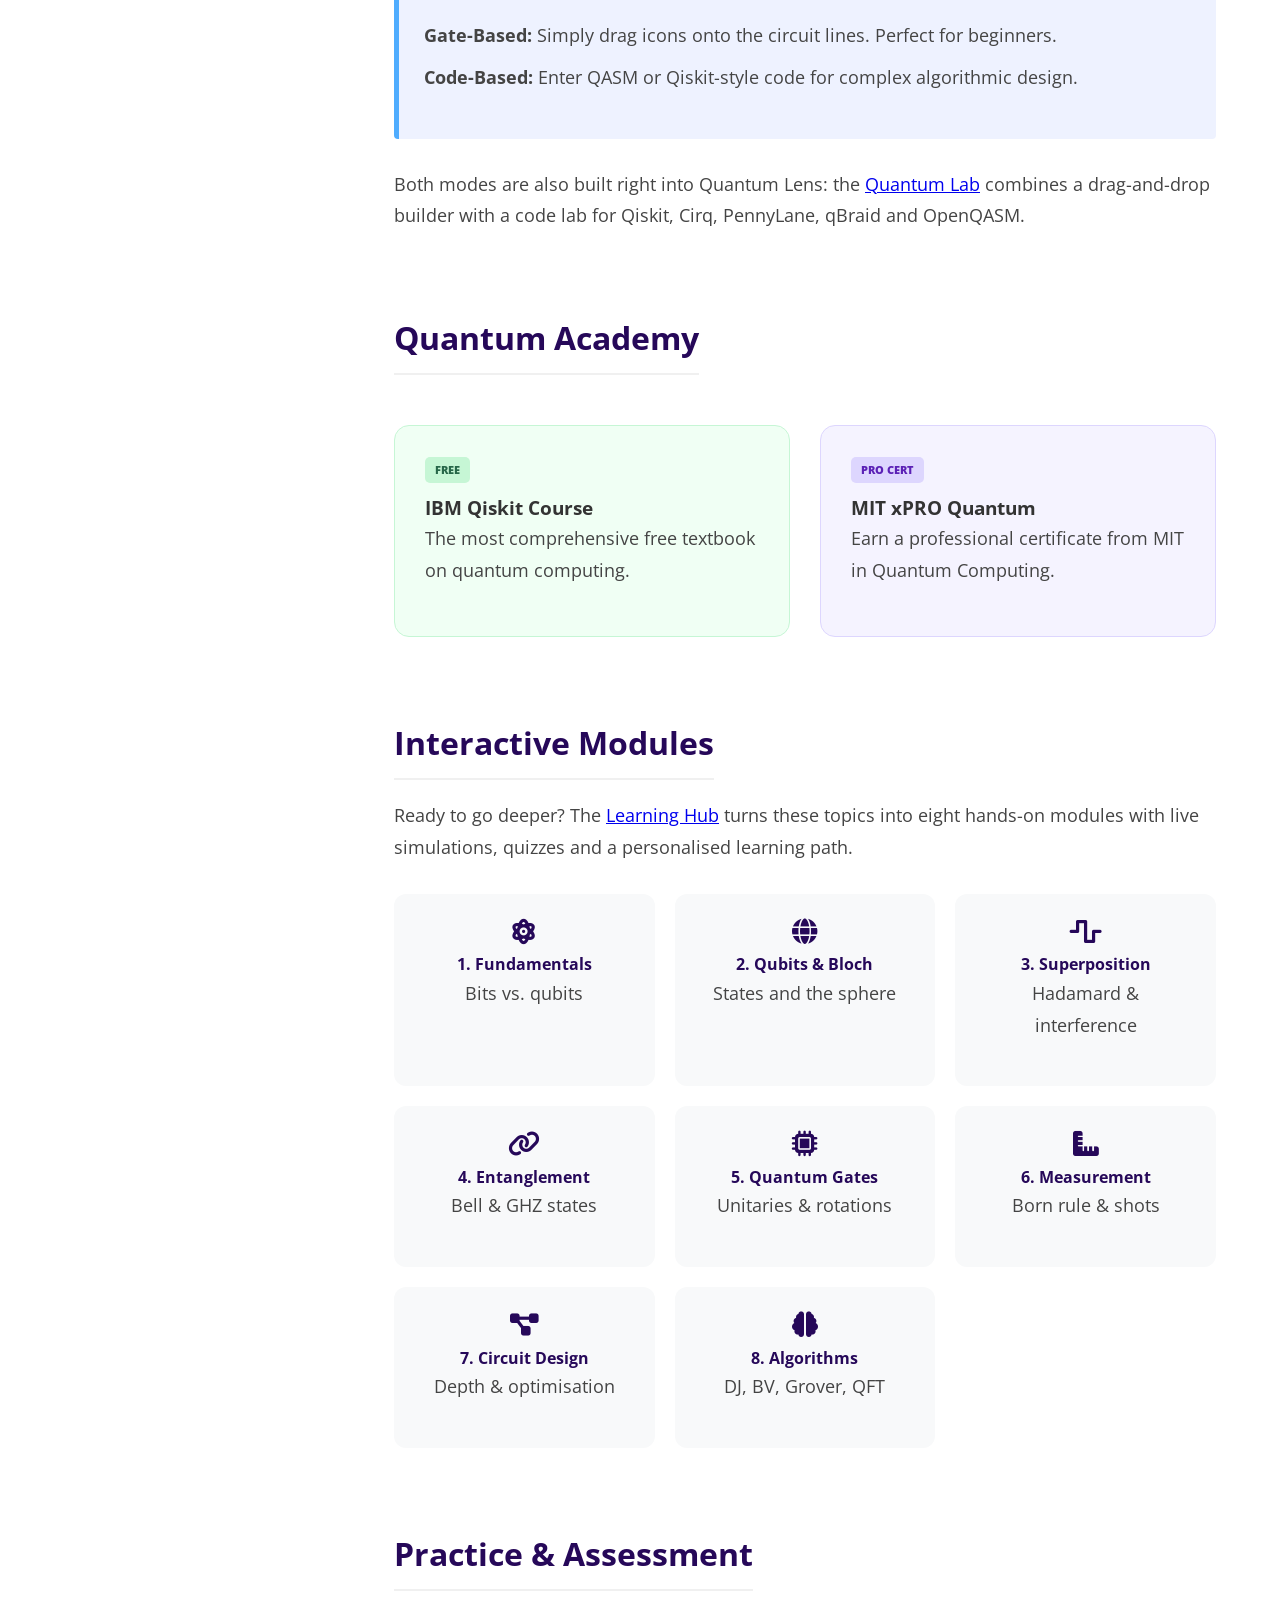
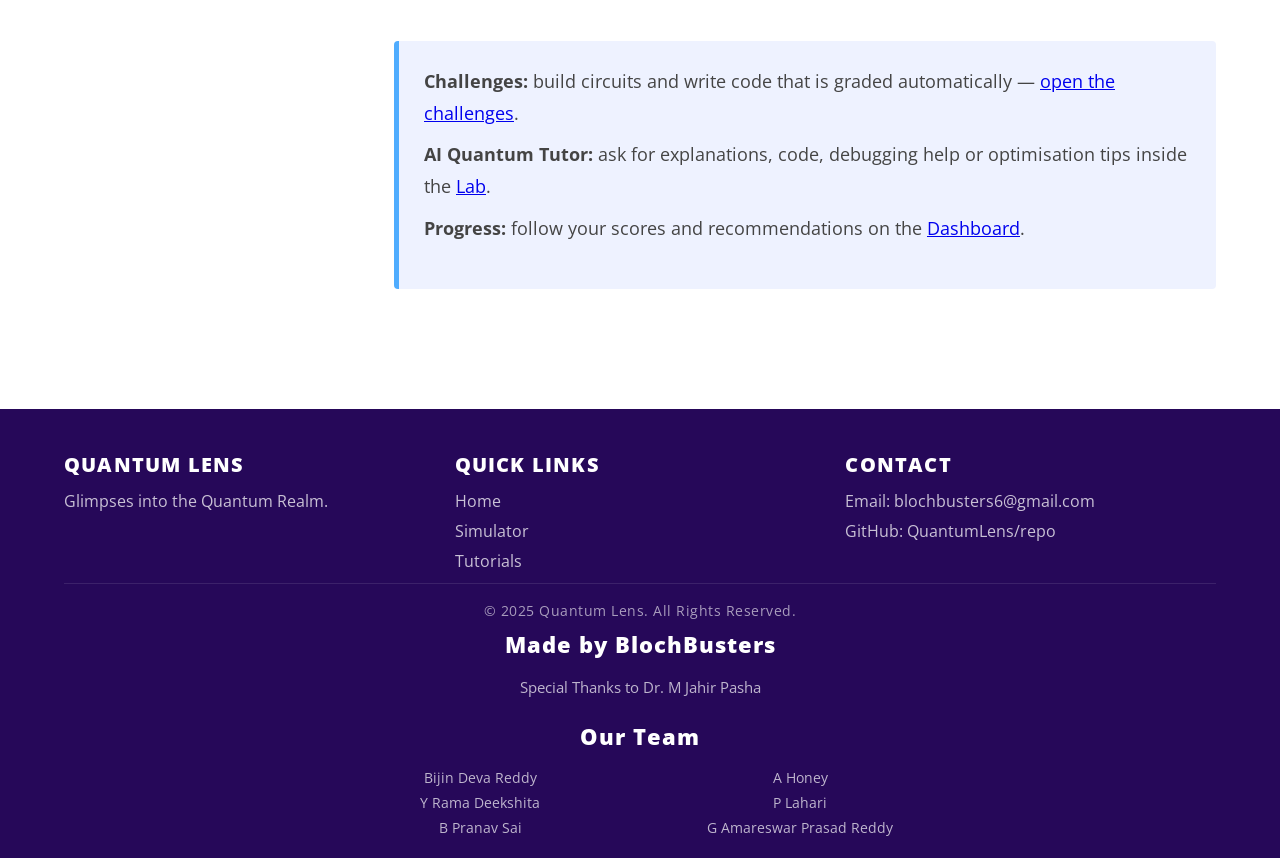
<file: tutorial.html>
<!DOCTYPE html>
<html lang="en">
<head>
    <meta charset="UTF-8">
    <meta name="viewport" content="width=device-width, initial-scale=1.0">
    <title>Learning Center | Quantum Lens</title>
    <link rel="stylesheet" href="style.css">
    <link href="https://fonts.googleapis.com/css2?family=Open+Sans:wght@400;600;800&display=swap" rel="stylesheet">
    <link href="https://fonts.googleapis.com/css2?family=Inter:wght@400;600&family=Open+Sans:wght@400;600;800&display=swap" rel="stylesheet">
    <link rel="stylesheet" href="https://cdnjs.cloudflare.com/ajax/libs/font-awesome/6.5.1/css/all.min.css">
</head>
<body>

<header>
    <a href="index.html" class="logo">Quantum Lens</a>
    <nav>
        <ul>
            <li><a href="index.html">Home</a></li>
            <li><a href="index.html#toolkit">Simulator</a></li>
            <li><a href="#" class="active">Tutorials</a></li>
            <li><a href="learn.html">Learn</a></li>
            <li><a href="lab.html">Lab</a></li>
            <li><a href="dashboard.html">Dashboard</a></li>
            <li><a href="docs.html">Docs</a></li>
        </ul>
    </nav>
</header>

<div class="container">
    <aside class="sidebar">
        <h3>Contents</h3>
        <ul>
            <li><a href="#intro">1. Introduction</a></li>
            <li><a href="#basics">2. Quantum Basics</a></li>
            <li><a href="#advanced">3. Density & Tracing</a></li>
            <li><a href="#bloch">4. The Bloch Sphere</a></li>
            <li><a href="#simulator">5. Simulator Guide</a></li>
            <li><a href="#academy">6. Quantum Academy</a></li>
            <li><a href="#learning-path">7. Interactive Modules</a></li>
            <li><a href="#practice">8. Practice &amp; Assessment</a></li>
        </ul>
    </aside>

    <main class="main-content">
        <section id="intro">
            <h1>Tutorials & Learning</h1>
            <p>Welcome to the Quantum Lens Learning Center. Whether you are a student or a researcher, this guide will help you navigate the complexities of quantum mechanics and our simulation tools.</p>
        </section>

        <section id="basics">
            <h2>Quantum Basics</h2>
            <p>At the heart of our simulator is the <strong>Qubit</strong>. Unlike classical bits, qubits utilize <strong>Superposition</strong> to exist in multiple states simultaneously.</p>
            <div class="gate-grid">
                <div class="gate-card"><i class="fas fa-bolt"></i><h4>Hadamard</h4><p>Creates Superposition</p></div>
                <div class="gate-card"><i class="fas fa-random"></i><h4>Pauli-X</h4><p>Quantum NOT Gate</p></div>
                <div class="gate-card"><i class="fas fa-link"></i><h4>CNOT</h4><p>Entangles Qubits</p></div>
            </div>
        </section>

        <section id="advanced">
            <h2>Density Matrices & Partial Tracing</h2>
            <p>When simulating multi-qubit systems, we often need to look at a single qubit's state. This is where <strong>Density Matrices (ρ)</strong> come in.</p>
                        <div class="info-card">
                <strong>Partial Tracing:</strong> This operation allows us to "trace out" the environment or other qubits to see the reduced state of a specific qubit. This is vital for understanding how entanglement affects individual measurements.
            </div>
        </section>

        <section id="bloch">
            <h2>Visualizing with the Bloch Sphere</h2>
            <p>The Bloch Sphere provides a 3D visual for single-qubit states. In Quantum Lens, you can see these update in real-time as you drag and drop gates.</p>
            
            
            <ul style="margin-left: 20px; color: var(--text-color); line-height: 2;">
                <li><strong>North Pole:</strong> State |0⟩</li>
                <li><strong>South Pole:</strong> State |1⟩</li>
                <li><strong>Center:</strong> Maximally mixed state</li>
            </ul>
        </section>

        <section id="simulator">
            <h2>How to Use the Simulator</h2>
            <p>Our simulator supports two modes of input:</p>
            <div class="info-card">
                <p style="margin-bottom: 10px;"><strong>Gate-Based:</strong> Simply drag icons onto the circuit lines. Perfect for beginners.</p>
                <p><strong>Code-Based:</strong> Enter QASM or Qiskit-style code for complex algorithmic design.</p>
            </div>
            <p>Both modes are also built right into Quantum Lens: the <a href="lab.html">Quantum Lab</a> combines a drag-and-drop builder with a code lab for Qiskit, Cirq, PennyLane, qBraid and OpenQASM.</p>
        </section>

        <section id="academy">
            <h2>Quantum Academy</h2>
            <div class="academy-grid">
                <div class="course-card free-path">
                    <span class="badge" style="background:#c6f6d5; color:#276749">FREE</span>
                    <h3>IBM Qiskit Course</h3>
                    <p>The most comprehensive free textbook on quantum computing.</p>
                </div>
                <div class="course-card paid-path">
                    <span class="badge" style="background:#ddd6fe; color:#5b21b6">PRO CERT</span>
                    <h3>MIT xPRO Quantum</h3>
                    <p>Earn a professional certificate from MIT in Quantum Computing.</p>
                </div>
            </div>
        </section>
        <section id="learning-path">
            <h2>Interactive Modules</h2>
            <p>Ready to go deeper? The <a href="learn.html">Learning Hub</a> turns these topics into eight hands-on modules with live simulations, quizzes and a personalised learning path.</p>
            <div class="gate-grid">
                <a class="gate-card tut-link" href="learn.html#module-fundamentals"><i class="fas fa-atom"></i><h4>1. Fundamentals</h4><p>Bits vs. qubits</p></a>
                <a class="gate-card tut-link" href="learn.html#module-qubits"><i class="fas fa-globe"></i><h4>2. Qubits &amp; Bloch</h4><p>States and the sphere</p></a>
                <a class="gate-card tut-link" href="learn.html#module-superposition"><i class="fas fa-wave-square"></i><h4>3. Superposition</h4><p>Hadamard &amp; interference</p></a>
                <a class="gate-card tut-link" href="learn.html#module-entanglement"><i class="fas fa-link"></i><h4>4. Entanglement</h4><p>Bell &amp; GHZ states</p></a>
                <a class="gate-card tut-link" href="learn.html#module-gates"><i class="fas fa-microchip"></i><h4>5. Quantum Gates</h4><p>Unitaries &amp; rotations</p></a>
                <a class="gate-card tut-link" href="learn.html#module-measurement"><i class="fas fa-ruler-combined"></i><h4>6. Measurement</h4><p>Born rule &amp; shots</p></a>
                <a class="gate-card tut-link" href="learn.html#module-circuits"><i class="fas fa-diagram-project"></i><h4>7. Circuit Design</h4><p>Depth &amp; optimisation</p></a>
                <a class="gate-card tut-link" href="learn.html#module-algorithms"><i class="fas fa-brain"></i><h4>8. Algorithms</h4><p>DJ, BV, Grover, QFT</p></a>
            </div>
        </section>

        <section id="practice">
            <h2>Practice &amp; Assessment</h2>
            <div class="info-card">
                <p style="margin-bottom: 10px;"><strong>Challenges:</strong> build circuits and write code that is graded automatically — <a href="lab.html#tab=challenges">open the challenges</a>.</p>
                <p style="margin-bottom: 10px;"><strong>AI Quantum Tutor:</strong> ask for explanations, code, debugging help or optimisation tips inside the <a href="lab.html">Lab</a>.</p>
                <p><strong>Progress:</strong> follow your scores and recommendations on the <a href="dashboard.html">Dashboard</a>.</p>
            </div>
        </section>
    </main>
</div>

<footer>
    <div class="footer-grid">
        <div class="footer-col">
            <h3>Quantum Lens</h3>
            <p>Glimpses into the Quantum Realm.</p>
        </div>
        <div class="footer-col">
            <h3>Quick Links</h3>
            <ul>
                <li><a href="index.html">Home</a></li>
                <li><a href="index.html#toolkit">Simulator</a></li>
                <li><a href="#">Tutorials</a></li>
            </ul>
        </div>
        <div class="footer-col">
            <h3>Contact</h3>
            <p>Email: blochbusters6@gmail.com</p>
            <p>GitHub: QuantumLens/repo</p>
        </div>
    </div>
    <div class="footer-bottom">
        <p class="copyright">&copy; 2025 Quantum Lens. All Rights Reserved.</p>
        <div class="credits">
            <p><strong>Made by BlochBusters</strong></p>
            <p class="thanks">Special Thanks to Dr. M Jahir Pasha</p>
        </div>
        <div class="team-section">
            <h4>Our Team</h4>
            <div class="team-grid">
                <span>Bijin Deva Reddy</span>
                <span>A Honey</span>
                <span>Y Rama Deekshita</span>
                <span>P Lahari</span>
                <span>B Pranav Sai</span>
                <span>G Amareswar Prasad Reddy</span>
            </div>
        </div>
    </div>
</footer>

</body>
</html>
</file>
<file: style.css>
/* --- GLOBAL SETTINGS & RESET --- */
html {
    scroll-behavior: smooth;
    scroll-padding-top: 80px; 
}

:root {
    --primary-purple: #260859;
    --accent-purple: #3d0d8e;
    --highlight-blue: #4facfe;
    --text-color: #333;
    --light-bg: #f8f9fa;
    --white: #ffffff;
}

* {
    box-sizing: border-box;
    margin: 0;
    padding: 0;
    font-family: 'Open Sans', sans-serif;
}

body {
    color: var(--text-color);
    line-height: 1.6;
    background-color: var(--white);
}

/* --- NAVIGATION --- */
header {
    display: flex;
    justify-content: space-between;
    align-items: center;
    padding: 0.5rem 5%; /* Slightly reduced padding for a tighter look */
    background: var(--white);
    box-shadow: 0 2px 10px rgba(0,0,0,0.05);
    position: sticky;
    top: 0;
    z-index: 1000;
}

.logo {
    display: flex;
    align-items: center;
    gap: 12px; /* Space between the image and text */
    font-family: 'Orbitron', sans-serif; 
    font-weight: 700;
    font-size: 1.5rem;
    color: var(--primary-purple);
    text-decoration: none;
    text-transform: uppercase;
    letter-spacing: 2px; 
}

.nav-logo {
    height: 45px; /* Adjust this height to match your header size */
    width: auto;
    display: block;
    /* Optional: if your image has a white background you want to blend */
    mix-blend-mode: multiply; 
}

nav ul {
    display: flex;
    list-style: none;
    align-items: center;
    gap: 30px;
}

nav a {
    text-decoration: none;
    color: var(--text-color);
    font-weight: 600;
    font-size: 0.95rem;
    transition: color 0.3s;
}

nav a:hover {
    color: var(--accent-purple);
}

/* --- CHATBOT FLOATING BUTTON --- */
#chat-widget-container {
    position: fixed;
    bottom: 30px;
    right: 30px;
    z-index: 2000; /* Higher than your header (1000) */
}

.bot-bubble {
    width: 65px;
    height: 65px;
    background: linear-gradient(135deg, var(--accent-purple), var(--highlight-blue));
    border-radius: 50%;
    display: flex;
    align-items: center;
    justify-content: center;
    box-shadow: 0 10px 25px rgba(0, 0, 0, 0.3);
    cursor: pointer;
    transition: all 0.3s cubic-bezier(0.175, 0.885, 0.32, 1.275);
    position: relative;
    border: 2px solid rgba(255, 255, 255, 0.2);
}

.bot-bubble i {
    color: white;
    font-size: 28px;
}

/* Pulsing effect to draw attention */
.pulse {
    position: absolute;
    width: 100%;
    height: 100%;
    border-radius: 50%;
    background: var(--highlight-blue);
    opacity: 0.5;
    z-index: -1;
    animation: bot-pulse 2s infinite;
}

@keyframes bot-pulse {
    0% { transform: scale(1); opacity: 0.5; }
    100% { transform: scale(1.6); opacity: 0; }
}

/* Hover Effects */
#quantum-bot-button:hover .bot-bubble {
    transform: scale(1.1) translateY(-5px);
    box-shadow: 0 15px 30px rgba(79, 172, 254, 0.4);
}

/* Tooltip for the bot */
#quantum-bot-button::after {
    content: "Ask Quantum Assistant";
    position: absolute;
    right: 80px;
    top: 50%;
    transform: translateY(-50%);
    background: var(--primary-purple);
    color: white;
    padding: 8px 15px;
    border-radius: 8px;
    font-size: 0.85rem;
    font-weight: 600;
    white-space: nowrap;
    opacity: 0;
    transition: 0.3s;
    pointer-events: none;
}

#quantum-bot-button:hover::after {
    opacity: 1;
}


/* --- HERO SECTION --- */
/* --- HERO SECTION --- */
.hero {
    /* Lower the opacity (0.5 and 0.6) so the image is visible through the tint */
    background-image: linear-gradient(rgba(38, 8, 89, 0.5), rgba(0, 0, 0, 0.6)), url('Quantum.png');
    
    background-size: cover;
    background-position: center;
    background-attachment: scroll; 
    color: var(--white);
    padding: 100px 5% 170px;
    text-align: center;
    position: relative;
    overflow: hidden; 
    display: flex;
    justify-content: center;
    align-items: center;
    
    /* Fallback color in case the image fails to load */
    background-color: var(--primary-purple); 
}

/* Updated Branding Q with Orbitron */
.large-q {
    font-family: 'Orbitron', sans-serif;
    font-size: clamp(5rem, 12vw, 9rem);
    font-weight: 900;
    color: #ff8c00;
    display: block;
    margin: -10px 0 20px 0;
    text-shadow: 0 0 30px rgba(255, 140, 0, 0.8);
    line-height: 1;
}


/* Ensure the hero heading stands out against the detailed background */
.hero h1 {
    font-size: 4rem;
    font-family: 'Oswald', sans-serif;
    margin-bottom: 25px;
    line-height: 1.2;
    text-shadow: 0 4px 15px rgba(0,0,0,0.5); /* Adds depth to text */
    position: relative;
    z-index: 2;
}

.typing-highlight {
    color: var(--highlight-blue);
    font-weight: 600;
}

.typing-cursor::after {
    content: '|';
    animation: blink 1s step-start infinite;
    color: var(--highlight-blue);
}

@keyframes blink {
    50% { opacity: 0; }
}

.hero p {
    font-size: 1.25rem;
    max-width: 750px;
    margin: 0 auto 50px;
    opacity: 0.9;
    font-weight: 300;
    text-shadow: 0 2px 10px rgba(0, 0, 0, 0.5);
    position: relative;
    z-index: 2;
}
.hero-content {
    position: relative;
    z-index: 2;
}

.btn-container {
    display: flex;
    justify-content: center;
    gap: 20px;
}

.btn {
    padding: 14px 35px;
    border-radius: 10px;
    text-decoration: none;
    font-weight: 700;
    font-size: 1rem;
    transition: transform 0.3s, box-shadow 0.3s;
}

.btn-primary {
    background: var(--white);
    color: var(--primary-purple);
}

.btn-secondary {
    background: transparent;
    border: 2px solid var(--white);
    color: var(--white);
}

.btn:hover {
    transform: translateY(-3px);
    box-shadow: 0 10px 20px rgba(0,0,0,0.2);
}

/* --- 3D PERSPECTIVE SECTION --- */
.perspective-section {
    padding: 0 5%;
    margin-top: -100px; /* Pulls the card up into the Hero background */
    display: flex;
    justify-content: center;
    perspective: 1200px;
    z-index: 10;
    position: relative;
    /* This marks the end of the background area */
    background: transparent; 
}

.perspective-card {
    background: var(--white);
    padding: 15px;
    border-radius: 15px;
    box-shadow: 0 30px 60px rgba(0,0,0,0.3);
    transform: rotateX(10deg) rotateY(0deg); 
    transition: transform 0.5s ease;
    max-width: 900px;
}

.perspective-card:hover {
    transform: rotateX(0deg) rotateY(0deg);
}

.perspective-card img {
    width: 100%;
    border-radius: 10px;
    display: block;
}

/* --- FEATURES GRID --- */
.features {
    padding: 100px 5%;
    text-align: center;
}

.features h2 {
    font-size: 3rem;
    color: rgba(38, 8, 89, 0.85);
    margin-bottom: 70px;
    position: relative;
    display: inline-block;
}

.grid-container {
    display: grid;
    grid-template-columns: repeat(auto-fit, minmax(300px, 1fr));
    gap: 40px;
    max-width: 1200px;
    margin: 0 auto;
}

.feature-card {
    padding: 40px 30px;
    border-radius: 15px;
    background: var(--light-bg);
    transition: 0.3s;
}

.feature-card:hover {
    transform: translateY(-10px);
    box-shadow: 0 15px 30px rgba(0,0,0,0.1);
    background: var(--white);
}

.feature-icon {
    font-size: 4rem;
    color: var(--primary-purple);
    margin-bottom: 25px;
}

/* --- TESTIMONIALS --- */
.testimonials {
    padding: 100px 5%;
    background-color: var(--primary-purple);
    color: var(--white);
    text-align: center;
}

.testimonials h2 {
    font-size: 2.5rem;
    font-weight: 800;
    margin-bottom: 70px;
    position: relative;
    display: inline-block;
}

.testimonials h2:after {
    content: '';
    position: absolute;
    width: 60%;
    height: 4px;
    background-color: var(--highlight-blue);
    left: 20%;
    bottom: -10px;
}

.testimonial-grid {
    display: grid;
    grid-template-columns: repeat(auto-fit, minmax(300px, 1fr));
    gap: 30px;
    max-width: 1200px;
    margin: 0 auto;
}

.quote-card {
    background: var(--white);
    color: var(--text-color);
    padding: 30px;
    border-radius: 12px;
    text-align: left;
}

/* --- FAQ SECTION --- */
.faqs {
    padding: 60px 5%;
    background-color: #f8f8fa;
    text-align: center;
}

.faq-list {
    max-width: 800px;
    margin: 0 auto;
    text-align: left;
}

.faq-item {
    background-color: var(--white);
    border: 1px solid #e0e0f0;
    margin-bottom: 15px;
    border-radius: 8px;
    overflow: hidden;
}

.faq-question {
    padding: 18px 25px;
    font-weight: 600;
    color: var(--primary-purple);
    cursor: pointer;
    display: flex;
    justify-content: space-between;
}

.faq-answer {
    padding: 0 25px;
    max-height: 0;
    overflow: hidden;
    transition: 0.4s ease-out;
}

.faq-item.active .faq-answer {
    max-height: 200px;
    padding: 18px 25px;
}

/* --- FOOTER SECTION (Increased Font Sizes) --- */
footer {
    background: var(--primary-purple);
    color: var(--white);
    padding: 40px 5% 20px;
    text-align: center;
    font-family: 'Inter', 'Open Sans', sans-serif;
}

.footer-grid {
    display: grid;
    grid-template-columns: repeat(auto-fit, minmax(100px, 1fr));
    gap: 20px;
    text-align: left;
    max-width: 1200px;
    margin: 0 auto 5px auto; 
}

.footer-col h3 {
    font-size: 1.25rem; /* Increased from 0.95rem */
    font-weight: 800; 
    margin-bottom: 8px;
    letter-spacing: 1.2px;
    text-transform: uppercase;
}

.footer-col p, 
.footer-col li {
    font-size: 1rem; /* Increased from 0.85rem */
    font-weight: 400;
    color: rgba(255, 255, 255, 0.75); 
    margin-bottom: 4px;
    list-style: none;
}

.footer-col ul {
    list-style: none;
}

.footer-col a {
    color: rgba(255, 255, 255, 0.75);
    text-decoration: none;
    transition: 0.3s ease;
}

.footer-col a:hover {
    color: var(--white);
}

.footer-bottom {
    border-top: 1px solid rgba(255, 255, 255, 0.1);
    padding-top: 15px; 
    max-width: 1200px;
    margin: 0 auto;
}

.copyright {
    font-size: 0.9rem; /* Increased from 0.75rem */
    font-weight: 400;
    opacity: 0.6; 
    letter-spacing: 0.5px;
    margin-bottom: 5px; 
}

.credits p strong, 
.team-section h4 {
    font-size: 1.4rem;
    font-weight: 800;
    margin-bottom: 12px;
    letter-spacing: 1px;
    display: block;
}

.thanks {
    font-size: 0.95rem; /* Increased from 0.8rem */
    font-weight: 400;
    color: rgba(255, 255, 255, 0.7);
    margin-bottom: 20px;
}

.team-grid {
    display: grid;
    grid-template-columns: repeat(2, 1fr);
    max-width: 600px;
    margin: 0 auto;
    gap: 3px 40px;
}

.team-grid span {
    font-size: 0.85rem; /* Increased from 0.85rem */
    font-weight: 400;
    color: rgba(255, 255, 255, 0.7);
}

/* --- RESPONSIVE --- */
@media (max-width: 768px) {
    .hero h1 { font-size: 2.5rem; }
    nav ul { gap: 15px; }
    .footer-grid { text-align: center; }
    .team-grid { grid-template-columns: 1fr; gap: 8px; }
}

/* Resets the link to look exactly like a normal div */
.card-wrapper {
    text-decoration: none;
    color: inherit;
    display: block;
    outline: none;
    cursor: default; /* Keeps the arrow cursor if you don't want the hand pointer */
}

.card-wrapper:hover {
    text-decoration: none;
    color: inherit;
}

/* Ensure the titles don't change color to the default link blue */
.feature-card h3 {
    color: var(--primary-purple);
}

/* Ensure paragraph text inside the link stays grey */
.feature-card p {
    color: #666;
}
/* --- TUTORIAL PAGE SPECIFIC LAYOUT --- */
.tutorial-wrapper {
    display: flex;
    max-width: 1200px;
    margin: 50px auto;
    padding: 0 5%;
    gap: 40px;
}

.sidebar {
    width: 250px;
    position: sticky;
    top: 100px; /* Sticks below the header */
    height: fit-content;
    text-align: left;
    border-right: 1px solid #eee;
    padding-right: 20px;
}

.sidebar h3 {
    color: var(--primary-purple);
    margin-bottom: 20px;
    font-size: 1.2rem;
}

.sidebar ul {
    list-style: none;
}

.sidebar li a {
    display: block;
    padding: 10px 0;
    text-decoration: none;
    color: var(--text-color);
    font-weight: 600;
    border-bottom: 1px solid #f9f9f9;
    transition: 0.3s;
}

.sidebar li a:hover {
    color: var(--highlight-blue);
    padding-left: 5px;
}

.main-content {
    flex: 1;
    text-align: left;
}

.main-content section {
    margin-bottom: 80px;
    scroll-margin-top: 100px; /* Ensures clicking sidebar links doesn't hide headers under nav */
}

.main-content h1 {
    font-size: 2.8rem;
    color: var(--primary-purple);
    margin-bottom: 20px;
}

.main-content h2 {
    font-size: 2rem;
    color: var(--accent-purple);
    margin-bottom: 15px;
    border-bottom: 2px solid var(--light-bg);
    display: inline-block;
}

/* Tutorial UI Elements */
.gate-grid, .academy-grid {
    display: grid;
    grid-template-columns: repeat(auto-fit, minmax(200px, 1fr));
    gap: 20px;
    margin-top: 30px;
}

.gate-card, .course-card {
    background: var(--light-bg);
    padding: 25px;
    border-radius: 12px;
    text-align: center;
}

.info-card {
    background: #eef2ff;
    padding: 25px;
    border-left: 5px solid var(--highlight-blue);
    margin: 30px 0;
    border-radius: 4px;
}

.tutorial-list {
    margin-left: 20px;
    margin-top: 15px;
}

.badge {
    padding: 4px 12px;
    border-radius: 20px;
    font-size: 0.75rem;
    font-weight: 800;
    margin-bottom: 10px;
    display: inline-block;
}

.badge-free { background: #c6f6d5; color: #276749; }
.badge-pro { background: #ddd6fe; color: #5b21b6; }

/* Responsive Sidebar */
@media (max-width: 900px) {
    .tutorial-wrapper { flex-direction: column; }
    .sidebar { width: 100%; position: relative; top: 0; border-right: none; border-bottom: 1px solid #eee; }
}

/* --- TUTORIAL PAGE SPECIFIC LAYOUT --- */
.container { 
    display: flex; 
    max-width: 1300px; 
    margin: 0 auto; 
    padding: 40px 5%; 
    gap: 50px; 
}

/* SIDEBAR NAV */
.sidebar { 
    width: 280px; 
    position: sticky; 
    top: 100px; 
    height: fit-content; 
    border-right: 1px solid #eee; 
    padding-right: 20px; 
}

.sidebar h3 { 
    font-size: 0.8rem; 
    text-transform: uppercase; 
    color: #aaa; 
    letter-spacing: 1px; 
    margin-bottom: 20px; 
}

.sidebar ul { list-style: none; }

.sidebar li a { 
    display: block; 
    padding: 12px 0; 
    color: var(--text-color); 
    text-decoration: none; 
    transition: 0.3s; 
    font-weight: 600; 
}

.sidebar li a:hover, 
.sidebar li a.active { 
    color: var(--primary-purple); 
    padding-left: 10px; 
}

/* MAIN CONTENT */
.main-content { flex: 1; }

.main-content h1 { 
    font-size: 3rem; 
    color: var(--primary-purple); 
    margin-bottom: 20px; 
    line-height: 1.2; 
}

.main-content h2 { 
    font-size: 2rem; 
    color: var(--primary-purple); 
    margin-bottom: 20px; 
    border-bottom: 2px solid #f0f0f0; 
    padding-bottom: 10px; 
}

.main-content p { 
    font-size: 1.1rem; 
    line-height: 1.8; 
    color: #444; 
    margin-bottom: 20px; 
}

/* ACADEMY SECTION */
.academy-grid { 
    display: grid; 
    grid-template-columns: 1fr 1fr; 
    gap: 30px; 
}

.course-card { 
    padding: 30px; 
    border-radius: 15px; 
    text-align: left; 
}

.free-path { 
    background: #f0fff4; 
    border: 1px solid #c6f6d5; 
}

.paid-path { 
    background: #f5f3ff; 
    border: 1px solid #ddd6fe; 
}

.badge { 
    display: inline-block; 
    padding: 4px 10px; 
    border-radius: 5px; 
    font-size: 0.7rem; 
    font-weight: 800; 
    margin-bottom: 10px; 
}

/* Header Active Link */
nav a.active {
    color: var(--accent-purple);
}

/* Mobile Adjustments for Tutorial Page */
@media (max-width: 900px) {
    .container { flex-direction: column; }
    .sidebar { 
        width: 100%; 
        position: relative; 
        top: 0; 
        border-right: none; 
        border-bottom: 1px solid #eee; 
        margin-bottom: 30px; 
    }
    .academy-grid { grid-template-columns: 1fr; }
}

/* =====================================================================
   Quantum Learning Platform additions (non-breaking, additive only)
   ===================================================================== */
/* Let the extended navigation wrap on small screens */
@media (max-width: 900px) {
    header { flex-wrap: wrap; gap: 6px; }
    nav ul { flex-wrap: wrap; gap: 6px 16px; justify-content: center; }
}
/* Long e-mail addresses in the footer could push narrow screens sideways */
.footer-col p { overflow-wrap: anywhere; }
/* Home: Quantum Academy section reuses .features / .feature-card */
.ql-home-academy { background: var(--light-bg); }
.ql-home-academy .card-wrapper { cursor: pointer; }
.ql-home-lead { max-width: 760px; margin: -40px auto 50px; color: #555; font-size: 1.1rem; }
.ql-home-cta { margin-top: 45px; }
.ql-btn-solid { background: var(--primary-purple); color: var(--white); }
.ql-btn-outline { border-color: var(--primary-purple); color: var(--primary-purple); }

/* Home cards (Celestial Toolkit + Quantum Academy): light-blue glass cards with hover animation */
.features .card-wrapper { cursor: pointer; height: 100%; }
.features .feature-card {
    position: relative;
    height: 100%;
    background: #f0f7ff;
    border: 1px solid #cfe6fb;
    border-radius: 22px;
    overflow: hidden;
    transition: transform .4s cubic-bezier(.2, .8, .2, 1), box-shadow .4s ease, border-color .4s ease, background .4s ease;
}
.features .feature-card::before {           /* soft glowing line along the top edge */
    content: '';
    position: absolute;
    top: 0; left: 18%; right: 18%;
    height: 3px;
    border-radius: 3px;
    background: linear-gradient(90deg, transparent, var(--highlight-blue), transparent);
    box-shadow: 0 0 14px rgba(79, 172, 254, .55);
    opacity: .75;
    transition: left .4s ease, right .4s ease, opacity .4s ease;
}
.features .feature-card::after {            /* accent bar that grows from the centre on hover */
    content: '';
    position: absolute;
    bottom: 0; left: 50%;
    width: 0; height: 3px;
    border-radius: 3px;
    background: #ff1fd1;
    transform: translateX(-50%);
    transition: width .4s cubic-bezier(.2, .8, .2, 1);
}
.features .feature-card h3 { font-family: 'Orbitron', sans-serif; letter-spacing: .5px; margin-bottom: 14px; }
.features .feature-icon { display: inline-block; transition: transform .4s cubic-bezier(.2, .8, .2, 1), color .4s ease; }
.features .card-wrapper:hover .feature-card,
.features .card-wrapper:focus-visible .feature-card {
    transform: translateY(-10px);
    background: #f7fbff;
    border-color: #9fd0fb;
    box-shadow: 0 18px 40px rgba(79, 172, 254, .22), 0 4px 12px rgba(38, 8, 89, .06);
}
.features .card-wrapper:hover .feature-card::before,
.features .card-wrapper:focus-visible .feature-card::before { left: 6%; right: 6%; opacity: 1; }
.features .card-wrapper:hover .feature-card::after,
.features .card-wrapper:focus-visible .feature-card::after { width: 28%; }
.features .card-wrapper:hover .feature-icon,
.features .card-wrapper:focus-visible .feature-icon { transform: translateY(-4px) scale(1.12); color: var(--accent-purple); }
.features .card-wrapper:focus-visible { outline: none; }
.features .card-wrapper:focus-visible .feature-card { outline: 3px solid var(--highlight-blue); outline-offset: 3px; }
@media (prefers-reduced-motion: reduce) {
    .features .feature-card, .features .feature-card::before, .features .feature-card::after, .features .feature-icon { transition: none; }
}
/* Tutorials: module cards link into the Learning Hub */
.gate-card.tut-link { text-decoration: none; color: inherit; display: block; transition: transform .2s, box-shadow .2s; }
.gate-card.tut-link:hover { transform: translateY(-4px); box-shadow: 0 10px 20px rgba(0,0,0,.08); }
.gate-card.tut-link i { color: var(--primary-purple); font-size: 1.6rem; margin-bottom: 8px; }
.gate-card.tut-link h4 { color: var(--primary-purple); }
</file>
<file: assets/css/quantum.css>
/* =====================================================================
 * Quantum Lens — Quantum Learning Platform styles (quantum.css)
 * Extends style.css: reuses its variables (--primary-purple,
 * --accent-purple, --highlight-blue, --light-bg ...), fonts, header,
 * footer, cards and tutorial layout. Only new components live here.
 * ===================================================================== */
:root {
    --ql-border: #e6e3ee;
    --ql-muted: #6b6780;
    --ql-soft: #f4f1fb;
    --ql-ok: #1f8a4c;
    --ql-ok-bg: #e7f6ee;
    --ql-warn: #a15c00;
    --ql-warn-bg: #fff4e0;
    --ql-err: #b42318;
    --ql-err-bg: #fdecea;
    --ql-exact: #5b2bb5;
    --ql-measured: #1f86d9;
    --ql-radius: 12px;
    --ql-mono: 'JetBrains Mono', 'Fira Code', Consolas, 'Courier New', monospace;
}
body { background: var(--white); }
.ql-mono { font-family: var(--ql-mono); }
.ql-muted { color: var(--ql-muted); }
.ql-small { font-size: .82rem; }
.ql-sr { position: absolute; width: 1px; height: 1px; overflow: hidden; clip: rect(0 0 0 0); white-space: nowrap; }
nav a.active { color: var(--accent-purple); }
nav a.ql-new::after { content: 'NEW'; font-size: .55rem; font-weight: 800; background: var(--highlight-blue); color: #fff; border-radius: 4px; padding: 1px 4px; margin-left: 4px; vertical-align: super; }

/* ---------- Page hero band (smaller sibling of the home hero) ---------- */
.ql-hero {
    background-image: linear-gradient(rgba(38, 8, 89, 0.82), rgba(20, 4, 48, 0.88)), url('../../Quantum.png');
    background-size: cover; background-position: center; color: #fff;
    padding: 46px 5% 40px; text-align: left;
}
.ql-hero-inner { max-width: 1300px; margin: 0 auto; display: flex; justify-content: space-between; align-items: flex-end; gap: 24px; flex-wrap: wrap; }
.ql-hero h1 { font-family: 'Orbitron', sans-serif; font-size: clamp(1.7rem, 3.4vw, 2.6rem); letter-spacing: 1px; line-height: 1.15; }
.ql-hero p { opacity: .9; max-width: 720px; margin-top: 8px; font-size: 1.05rem; }
.ql-hero .ql-crumbs { font-size: .85rem; opacity: .75; margin-bottom: 8px; }
.ql-hero .ql-crumbs a { color: #fff; }

/* ---------- Buttons, inputs, pills ---------- */
.ql-btn { display: inline-flex; align-items: center; gap: 7px; padding: 8px 14px; border-radius: 9px; border: 1px solid var(--ql-border); background: #fff; color: var(--primary-purple); font-weight: 700; font-size: .88rem; cursor: pointer; text-decoration: none; transition: transform .15s, box-shadow .15s, background .15s; line-height: 1.2; white-space: nowrap; }
.ql-btn:hover { background: var(--ql-soft); }
.ql-btn:focus-visible, .ql-chip:focus-visible, .ql-tab:focus-visible, .ql-gate-tile:focus-visible { outline: 3px solid var(--highlight-blue); outline-offset: 2px; }
.ql-btn:disabled { opacity: .5; cursor: not-allowed; }
.ql-btn-primary { background: var(--primary-purple); color: #fff; border-color: var(--primary-purple); }
.ql-btn-primary:hover { background: var(--accent-purple); }
.ql-btn-accent { background: linear-gradient(135deg, var(--accent-purple), var(--highlight-blue)); color: #fff; border: none; }
.ql-btn-accent:hover { box-shadow: 0 6px 16px rgba(79, 172, 254, .35); background: linear-gradient(135deg, var(--accent-purple), var(--highlight-blue)); }
.ql-btn-danger { color: var(--ql-err); }
.ql-btn-small { padding: 5px 10px; font-size: .8rem; }
.ql-btn-ghost { background: transparent; border-color: rgba(255, 255, 255, .5); color: #fff; }
.ql-btn-ghost:hover { background: rgba(255, 255, 255, .12); }
.ql-input, .ql-select, .ql-textarea { border: 1px solid var(--ql-border); border-radius: 9px; padding: 8px 10px; font-size: .9rem; background: #fff; color: var(--text-color); font-family: inherit; }
.ql-input:focus, .ql-select:focus, .ql-textarea:focus { outline: 2px solid var(--highlight-blue); border-color: transparent; }
.ql-pill { display: inline-flex; align-items: center; gap: 6px; padding: 5px 12px; border-radius: 999px; font-size: .8rem; font-weight: 700; background: rgba(255, 255, 255, .14); color: #fff; border: 1px solid rgba(255, 255, 255, .25); cursor: pointer; }
.ql-pill .dot { width: 8px; height: 8px; border-radius: 50%; background: #f5a524; }
.ql-pill.on .dot { background: #3ddc84; }
.ql-badge { display: inline-block; padding: 2px 9px; border-radius: 999px; font-size: .72rem; font-weight: 800; letter-spacing: .3px; }
.ql-badge-ok { background: var(--ql-ok-bg); color: var(--ql-ok); }
.ql-badge-warn { background: var(--ql-warn-bg); color: var(--ql-warn); }
.ql-badge-err { background: var(--ql-err-bg); color: var(--ql-err); }
.ql-badge-info { background: #eef2ff; color: #3538cd; }
.ql-badge-purple { background: #ede7fb; color: var(--accent-purple); }
.ql-badge-muted { background: #f0eff4; color: var(--ql-muted); }

/* ---------- Cards & layout ---------- */
.ql-wrap { max-width: 1300px; margin: 0 auto; padding: 28px 5% 60px; }
.ql-card { background: #fff; border: 1px solid var(--ql-border); border-radius: var(--ql-radius); padding: 18px; }
.ql-card h3 { color: var(--primary-purple); font-size: 1.05rem; margin-bottom: 10px; }
.ql-card-soft { background: var(--light-bg); border: none; }
.ql-row { display: flex; gap: 10px; align-items: center; flex-wrap: wrap; }
.ql-spacer { flex: 1; }
.ql-grid-2 { display: grid; grid-template-columns: repeat(auto-fit, minmax(280px, 1fr)); gap: 18px; }
.ql-grid-3 { display: grid; grid-template-columns: repeat(auto-fit, minmax(240px, 1fr)); gap: 18px; }
.ql-list { margin: 10px 0 18px 22px; line-height: 1.9; color: #444; font-size: 1.05rem; }
.ql-eq { font-family: var(--ql-mono); background: var(--ql-soft); padding: 10px 14px; border-radius: 8px; display: inline-block; font-size: .98rem !important; }
.ql-empty { text-align: center; color: var(--ql-muted); padding: 30px 10px; }
.ql-empty i { font-size: 2rem; color: #c9c2dd; margin-bottom: 10px; display: block; }

/* ---------- Tabs ---------- */
.ql-tabs { display: flex; gap: 4px; border-bottom: 2px solid var(--ql-border); margin-bottom: 16px; overflow-x: auto; scrollbar-width: thin; }
.ql-tab { background: none; border: none; padding: 11px 16px; font-weight: 700; font-size: .93rem; color: var(--ql-muted); cursor: pointer; border-bottom: 3px solid transparent; margin-bottom: -2px; white-space: nowrap; font-family: inherit; }
.ql-tab:hover { color: var(--primary-purple); }
.ql-tab[aria-selected="true"] { color: var(--primary-purple); border-bottom-color: var(--highlight-blue); }
.ql-tab .ql-badge { margin-left: 6px; }
.ql-panel[hidden] { display: none !important; }

/* ---------- Lab layout ---------- */
.ql-lab-grid { display: grid; grid-template-columns: minmax(0, 1fr) 360px; gap: 20px; align-items: start; }
.ql-lab-side { position: sticky; top: 84px; }
@media (max-width: 1100px) { .ql-lab-grid { grid-template-columns: minmax(0, 1fr); } .ql-lab-side { position: static; } }
.ql-toolbar { display: flex; gap: 8px; flex-wrap: wrap; align-items: center; padding: 10px; background: var(--light-bg); border-radius: 10px; margin-bottom: 12px; }
.ql-toolbar .ql-sep { width: 1px; height: 26px; background: var(--ql-border); margin: 0 2px; }
.ql-qcount { display: inline-flex; align-items: center; gap: 6px; font-weight: 700; color: var(--primary-purple); font-size: .9rem; }
.ql-qcount button { width: 28px; height: 28px; border-radius: 7px; border: 1px solid var(--ql-border); background: #fff; cursor: pointer; font-weight: 800; color: var(--primary-purple); }

/* Palette */
.ql-palette { display: flex; flex-wrap: wrap; gap: 14px 18px; padding: 12px; border: 1px dashed #d8d2e8; border-radius: 10px; margin-bottom: 12px; background: #fff; }
.ql-palette.trash-active { border-color: var(--ql-err); background: var(--ql-err-bg); }
.ql-pal-group { display: flex; flex-direction: column; gap: 6px; }
.ql-pal-group > span { font-size: .7rem; font-weight: 800; text-transform: uppercase; letter-spacing: .8px; color: var(--ql-muted); }
.ql-pal-group > div { display: flex; gap: 6px; flex-wrap: wrap; }
.ql-gate-tile { min-width: 40px; height: 38px; padding: 0 8px; border-radius: 8px; border: none; color: #fff; font-weight: 800; font-size: .88rem; cursor: grab; box-shadow: 0 2px 6px rgba(0, 0, 0, .12); font-family: inherit; }
.ql-gate-tile:active { cursor: grabbing; }
.ql-gate-tile.armed { outline: 3px solid var(--highlight-blue); outline-offset: 2px; transform: translateY(-2px); }
.ql-pal-hint { font-size: .78rem; color: var(--ql-muted); width: 100%; }

/* Circuit grid */
.ql-grid-scroll { overflow: auto; border: 1px solid var(--ql-border); border-radius: 10px; background: linear-gradient(#fff, #fcfbff); }
.ql-grid { position: relative; min-height: 80px; }
.ql-wire { position: absolute; left: 0; right: 0; height: 2px; background: #b9b0d2; }
.ql-wire-lab { position: absolute; left: 8px; font-family: var(--ql-mono); font-weight: 700; color: var(--primary-purple); font-size: .85rem; transform: translateY(-50%); background: #fff; padding: 0 4px; }
.ql-colguide { position: absolute; top: 0; bottom: 0; width: 1px; background: rgba(38, 8, 89, .04); }
.ql-ghost { position: absolute; border: 2px dashed var(--highlight-blue); border-radius: 8px; background: rgba(79, 172, 254, .1); pointer-events: none; display: none; }
.ql-op { position: absolute; cursor: grab; user-select: none; }
.ql-op .ql-box { position: absolute; width: 40px; height: 40px; border-radius: 8px; color: #fff; display: flex; flex-direction: column; align-items: center; justify-content: center; font-weight: 800; font-size: .9rem; line-height: 1; box-shadow: 0 2px 6px rgba(0, 0, 0, .15); }
.ql-op .ql-box small { font-size: .56rem; font-weight: 700; margin-top: 2px; opacity: .9; font-family: var(--ql-mono); }
.ql-op .ql-vline { position: absolute; width: 2px; background: var(--primary-purple); }
.ql-op .ql-ctrl { position: absolute; width: 14px; height: 14px; border-radius: 50%; background: var(--primary-purple); }
.ql-op .ql-oplus { position: absolute; width: 30px; height: 30px; border-radius: 50%; border: 2.5px solid var(--primary-purple); background: #fff; }
.ql-op .ql-oplus::before, .ql-op .ql-oplus::after { content: ''; position: absolute; background: var(--primary-purple); }
.ql-op .ql-oplus::before { left: 50%; top: 3px; bottom: 3px; width: 2.5px; transform: translateX(-50%); }
.ql-op .ql-oplus::after { top: 50%; left: 3px; right: 3px; height: 2.5px; transform: translateY(-50%); }
.ql-op .ql-x { position: absolute; width: 20px; height: 20px; color: var(--primary-purple); font-weight: 900; font-size: 1.3rem; display: flex; align-items: center; justify-content: center; }
.ql-op.selected .ql-box, .ql-op.selected .ql-oplus, .ql-op.selected .ql-ctrl { box-shadow: 0 0 0 3px var(--highlight-blue); }
.ql-op.future { opacity: .35; }
.ql-op .ql-barrier { position: absolute; width: 0; border-left: 2px dashed #9aa5b1; }
.ql-stepline { position: absolute; top: 0; bottom: 0; width: 3px; background: var(--highlight-blue); border-radius: 2px; pointer-events: none; box-shadow: 0 0 10px rgba(79, 172, 254, .6); }

/* Inspector */
.ql-inspector { margin-top: 12px; }
.ql-inspector .ql-row label { font-size: .82rem; font-weight: 700; color: var(--ql-muted); display: flex; flex-direction: column; gap: 4px; }

/* Code editor */
.ql-editor { display: grid; grid-template-columns: 46px 1fr; border: 1px solid var(--ql-border); border-radius: 10px; overflow: hidden; background: #1d1433; position: relative; }
.ql-gutter { background: #160f29; color: #7e75a0; font-family: var(--ql-mono); font-size: .85rem; line-height: 1.55; padding: 12px 6px; text-align: right; overflow: hidden; user-select: none; }
.ql-gutter div.err { color: #fff; background: #b42318; border-radius: 3px; }
.ql-gutter div.warn { color: #1d1433; background: #f5a524; border-radius: 3px; }
.ql-code-area { width: 100%; min-height: 360px; resize: vertical; border: none; outline: none; background: transparent; color: #eee9ff; font-family: var(--ql-mono); font-size: .85rem; line-height: 1.55; padding: 12px; white-space: pre; overflow: auto; tab-size: 4; caret-color: var(--highlight-blue); }
.ql-problems { margin-top: 10px; border: 1px solid var(--ql-border); border-radius: 10px; overflow: hidden; }
.ql-problems > div { padding: 8px 12px; font-size: .86rem; border-bottom: 1px solid var(--ql-border); display: flex; gap: 10px; align-items: baseline; cursor: pointer; }
.ql-problems > div:last-child { border-bottom: none; }
.ql-problems .p-err { background: var(--ql-err-bg); }
.ql-problems .p-warn { background: var(--ql-warn-bg); }
.ql-problems .p-ok { background: var(--ql-ok-bg); cursor: default; }
.ql-problems b { white-space: nowrap; }

/* Results */
.ql-results { margin-top: 22px; }
.ql-run-bar { display: flex; gap: 10px; flex-wrap: wrap; align-items: center; background: var(--primary-purple); color: #fff; padding: 12px 14px; border-radius: 12px 12px 0 0; }
.ql-run-bar label { font-size: .8rem; font-weight: 700; opacity: .85; display: flex; align-items: center; gap: 6px; }
.ql-run-bar .ql-select, .ql-run-bar .ql-input { padding: 6px 8px; }
.ql-results-body { border: 1px solid var(--ql-border); border-top: none; border-radius: 0 0 12px 12px; padding: 14px 16px 18px; }
.ql-step { display: flex; align-items: center; gap: 10px; font-size: .85rem; color: var(--ql-muted); font-weight: 600; margin-bottom: 8px; flex-wrap: wrap; }
.ql-step input[type=range] { flex: 1; min-width: 160px; accent-color: var(--accent-purple); }
.ql-bloch-grid { display: flex; flex-wrap: wrap; gap: 16px; }
.ql-bloch-card { border: 1px solid var(--ql-border); border-radius: 12px; padding: 8px 8px 10px; text-align: center; background: #fff; }
.ql-bloch-card canvas { cursor: grab; display: block; margin: 0 auto; }
.ql-bloch-meta { font-size: .76rem; color: var(--ql-muted); font-family: var(--ql-mono); line-height: 1.5; }
.ql-kv { display: grid; grid-template-columns: repeat(auto-fit, minmax(150px, 1fr)); gap: 10px; margin-bottom: 14px; }
.ql-kv > div { background: var(--light-bg); border-radius: 10px; padding: 10px 12px; }
.ql-kv span { display: block; font-size: .72rem; text-transform: uppercase; letter-spacing: .6px; color: var(--ql-muted); font-weight: 700; }
.ql-kv b { font-size: 1.15rem; color: var(--primary-purple); }
.ql-note { padding: 10px 12px; border-radius: 9px; font-size: .88rem; margin: 8px 0; }
.ql-note-info { background: #eef2ff; border-left: 4px solid var(--highlight-blue); }
.ql-note-warn { background: var(--ql-warn-bg); border-left: 4px solid #f5a524; }
.ql-note-ok { background: var(--ql-ok-bg); border-left: 4px solid var(--ql-ok); }
.ql-note-err { background: var(--ql-err-bg); border-left: 4px solid var(--ql-err); }

/* Charts */
.ql-chart .ql-axis { font-size: 11px; fill: #6b6780; font-family: 'Open Sans', sans-serif; }
.ql-chart .ql-mono { font-family: var(--ql-mono); }
.ql-chart .ql-hit { cursor: crosshair; }
.ql-legend { display: flex; gap: 16px; font-size: .82rem; color: var(--ql-muted); margin-bottom: 4px; flex-wrap: wrap; }
.ql-legend i, .ql-tooltip i { display: inline-block; width: 10px; height: 10px; border-radius: 3px; margin-right: 6px; vertical-align: -1px; }
.ql-tooltip { position: fixed; z-index: 3000; background: #fff; border: 1px solid var(--ql-border); box-shadow: 0 8px 24px rgba(38, 8, 89, .18); border-radius: 8px; padding: 8px 10px; font-size: .82rem; pointer-events: none; display: none; min-width: 120px; }
.ql-tooltip b { color: var(--primary-purple); }

/* Tables */
.ql-table-wrap { overflow-x: auto; }
.ql-table { width: 100%; border-collapse: collapse; font-size: .88rem; }
.ql-table th { text-align: left; font-size: .74rem; text-transform: uppercase; letter-spacing: .5px; color: var(--ql-muted); padding: 8px 10px; border-bottom: 2px solid var(--ql-border); white-space: nowrap; }
.ql-table td { padding: 8px 10px; border-bottom: 1px solid var(--ql-border); vertical-align: middle; }
.ql-table tr:hover td { background: #faf9fd; }
.ql-pbar { display: inline-block; width: 90px; height: 8px; background: #efecf6; border-radius: 4px; overflow: hidden; vertical-align: middle; margin-right: 8px; }
.ql-pbar span { display: block; height: 100%; background: var(--ql-exact); border-radius: 4px; }
.ql-phase { display: inline-block; width: 14px; height: 14px; border-radius: 50%; vertical-align: -2px; position: relative; }
.ql-phase::after { content: ''; position: absolute; left: 50%; top: 50%; width: 6px; height: 2px; background: #fff; transform-origin: 0 50%; transform: rotate(calc(-1 * var(--ph))); }

/* Circuit SVG */
.ql-circuit-svg .ql-wire-label { font: 700 12px var(--ql-mono); fill: var(--primary-purple); }
.ql-circuit-svg .ql-gate-text { font: 800 12px 'Open Sans', sans-serif; fill: #fff; }
.ql-circuit-svg .ql-param-text { font: 600 8px var(--ql-mono); fill: var(--ql-muted); }
.ql-svg-box { overflow-x: auto; padding: 8px; background: #fff; border: 1px solid var(--ql-border); border-radius: 10px; }

/* Tutor */
.ql-tutor { display: flex; flex-direction: column; background: #fff; border: 1px solid var(--ql-border); border-radius: 14px; overflow: hidden; height: min(78vh, 720px); box-shadow: 0 10px 30px rgba(38, 8, 89, .08); }
.ql-tutor-head { display: flex; justify-content: space-between; align-items: center; padding: 12px 14px; background: linear-gradient(135deg, var(--accent-purple), var(--highlight-blue)); color: #fff; font-size: .95rem; }
.ql-tutor-mode { font-size: .7rem; font-weight: 800; background: rgba(255, 255, 255, .2); padding: 3px 8px; border-radius: 999px; }
.ql-tutor-mode.on { background: #3ddc84; color: #0b3b1f; }
.ql-tutor-log { flex: 1; overflow-y: auto; padding: 12px; display: flex; flex-direction: column; gap: 10px; background: #fbfaff; }
.ql-msg { max-width: 94%; font-size: .88rem; line-height: 1.55; }
.ql-msg-body { padding: 10px 12px; border-radius: 12px; }
.ql-msg-user { align-self: flex-end; }
.ql-msg-user .ql-msg-body { background: var(--primary-purple); color: #fff; border-bottom-right-radius: 4px; }
.ql-msg-bot .ql-msg-body { background: #fff; border: 1px solid var(--ql-border); border-bottom-left-radius: 4px; }
.ql-msg-body p { margin: 0 0 8px; font-size: .88rem; line-height: 1.55; color: inherit; }
.ql-msg-body p:last-child { margin-bottom: 0; }
.ql-msg-body ul, .ql-msg-body ol { margin: 4px 0 8px 18px; }
.ql-msg-body code { font-family: var(--ql-mono); background: var(--ql-soft); padding: 1px 4px; border-radius: 4px; font-size: .82em; color: var(--accent-purple); }
.ql-msg-src { font-size: .68rem; color: var(--ql-muted); margin: 3px 6px 0; }
.ql-msg-actions { display: flex; gap: 6px; flex-wrap: wrap; margin-top: 6px; }
.ql-code { position: relative; background: #1d1433; color: #eee9ff; padding: 10px 12px; border-radius: 8px; overflow-x: auto; font-size: .78rem; margin: 6px 0 8px; }
.ql-code code { background: none; color: inherit; padding: 0; font-size: inherit; }
.ql-copy { position: absolute; right: 6px; top: 6px; background: rgba(255, 255, 255, .12); border: none; color: #fff; border-radius: 5px; padding: 3px 6px; cursor: pointer; }
.ql-tutor-chips { display: flex; gap: 6px; padding: 8px 10px 0; overflow-x: auto; scrollbar-width: thin; }
.ql-chip { flex: none; border: 1px solid var(--ql-border); background: #fff; border-radius: 999px; padding: 5px 10px; font-size: .75rem; font-weight: 600; color: var(--accent-purple); cursor: pointer; font-family: inherit; }
.ql-chip:hover { background: var(--ql-soft); }
.ql-tutor-form { display: flex; gap: 8px; padding: 10px; }
.ql-tutor-form input { flex: 1; border: 1px solid var(--ql-border); border-radius: 10px; padding: 9px 12px; font-size: .88rem; font-family: inherit; }
.ql-typing i { display: inline-block; width: 6px; height: 6px; border-radius: 50%; background: #b5acd0; margin: 0 2px; animation: ql-bounce 1s infinite; }
.ql-typing i:nth-child(2) { animation-delay: .15s; } .ql-typing i:nth-child(3) { animation-delay: .3s; }
@keyframes ql-bounce { 0%, 80%, 100% { transform: translateY(0); } 40% { transform: translateY(-5px); } }

/* Challenges */
.ql-ch-card { display: flex; flex-direction: column; gap: 8px; }
.ql-ch-card .ql-row { justify-content: space-between; }
.ql-ch-card h4 { color: var(--primary-purple); font-size: 1rem; }
.ql-ch-card p { font-size: .88rem; color: #555; flex: 1; }
.ql-active-ch { border: 2px solid var(--highlight-blue); background: #f3f9ff; border-radius: 12px; padding: 12px 14px; margin-bottom: 12px; }
.ql-active-ch h4 { color: var(--primary-purple); }
.ql-checks { list-style: none; margin: 8px 0; }
.ql-checks li { padding: 4px 0; font-size: .88rem; }
.ql-checks li i { width: 18px; }
.ql-checks .pass i { color: var(--ql-ok); } .ql-checks .fail i { color: var(--ql-err); }
.ql-score { font-family: 'Orbitron', sans-serif; font-size: 2rem; color: var(--primary-purple); }

/* Saved circuits */
.ql-saved { display: grid; grid-template-columns: repeat(auto-fill, minmax(260px, 1fr)); gap: 14px; }
.ql-saved .ql-card { display: flex; flex-direction: column; gap: 8px; }
.ql-saved .ql-thumb { height: 110px; overflow: hidden; background: var(--light-bg); border-radius: 8px; display: flex; align-items: center; padding: 4px; }
.ql-saved .ql-thumb svg { max-height: 100%; max-width: 100%; }

/* Dialog */
.ql-dialog { border: none; border-radius: 14px; padding: 0; width: min(520px, 92vw); box-shadow: 0 20px 60px rgba(0, 0, 0, .3); }
.ql-dialog::backdrop { background: rgba(20, 4, 48, .55); }
.ql-dialog form, .ql-dialog > div { padding: 20px; display: flex; flex-direction: column; gap: 12px; }
.ql-dialog h3 { color: var(--primary-purple); }
.ql-dialog label { font-size: .82rem; font-weight: 700; color: var(--ql-muted); display: flex; flex-direction: column; gap: 5px; }

/* Toasts */
.ql-toasts { position: fixed; left: 50%; bottom: 24px; transform: translateX(-50%); z-index: 4000; display: flex; flex-direction: column; gap: 8px; align-items: center; }
.ql-toast { background: var(--primary-purple); color: #fff; padding: 10px 16px; border-radius: 10px; font-size: .9rem; box-shadow: 0 10px 30px rgba(0, 0, 0, .25); transition: opacity .4s, transform .4s; }
.ql-toast-ok { background: var(--ql-ok); } .ql-toast-warn { background: #a15c00; } .ql-toast-err { background: var(--ql-err); }
.ql-toast.out { opacity: 0; transform: translateY(10px); }

/* ---------- Learning hub ---------- */
.ql-path { display: grid; grid-template-columns: repeat(auto-fit, minmax(210px, 1fr)); gap: 12px; margin: 10px 0 24px; counter-reset: step; }
.ql-path-item { position: relative; border: 1px solid var(--ql-border); border-radius: 12px; padding: 14px 14px 12px; background: #fff; text-decoration: none; color: inherit; display: flex; flex-direction: column; gap: 6px; transition: transform .2s, box-shadow .2s; }
.ql-path-item:hover { transform: translateY(-3px); box-shadow: 0 10px 20px rgba(38, 8, 89, .08); }
.ql-path-item.recommended { border: 2px solid var(--highlight-blue); box-shadow: 0 8px 22px rgba(79, 172, 254, .2); }
.ql-path-item .ql-step-no { font-family: 'Orbitron', sans-serif; font-size: .75rem; color: var(--ql-muted); }
.ql-path-item h4 { color: var(--primary-purple); font-size: .95rem; line-height: 1.3; }
.ql-progress { height: 7px; background: #efecf6; border-radius: 4px; overflow: hidden; }
.ql-progress span { display: block; height: 100%; background: linear-gradient(90deg, var(--accent-purple), var(--highlight-blue)); border-radius: 4px; }
.ql-recs { display: flex; flex-direction: column; gap: 10px; }
.ql-rec { display: flex; gap: 12px; align-items: flex-start; padding: 12px; border-radius: 10px; background: var(--light-bg); text-decoration: none; color: inherit; }
.ql-rec:hover { background: var(--ql-soft); }
.ql-rec > i { color: var(--accent-purple); font-size: 1.1rem; margin-top: 3px; width: 20px; text-align: center; }
.ql-rec b { color: var(--primary-purple); display: block; font-size: .95rem; }
.ql-rec span { font-size: .85rem; color: #555; }
.ql-module { border-top: 1px solid var(--ql-border); padding-top: 26px; }
.ql-module-head { display: flex; gap: 14px; align-items: flex-start; justify-content: space-between; flex-wrap: wrap; margin-bottom: 12px; }
.ql-module-meta { display: flex; gap: 8px; flex-wrap: wrap; align-items: center; font-size: .82rem; color: var(--ql-muted); }
.ql-lesson { border: 1px solid var(--ql-border); border-radius: 12px; margin-bottom: 10px; overflow: hidden; }
.ql-lesson > summary { cursor: pointer; padding: 12px 16px; font-weight: 700; color: var(--primary-purple); list-style: none; display: flex; justify-content: space-between; align-items: center; gap: 10px; background: #fff; }
.ql-lesson > summary::-webkit-details-marker { display: none; }
.ql-lesson[open] > summary { border-bottom: 1px solid var(--ql-border); background: var(--light-bg); }
.ql-lesson .ql-lesson-body { padding: 14px 18px 4px; }
.ql-lesson .ql-lesson-body p { font-size: 1.02rem; }
.ql-quiz { margin-top: 12px; }
.ql-q { border: 1px solid var(--ql-border); border-radius: 12px; padding: 14px 16px; margin-bottom: 10px; }
.ql-q legend { font-weight: 700; color: var(--primary-purple); padding: 0 4px; font-size: .97rem; }
.ql-q label { display: flex; gap: 10px; align-items: flex-start; padding: 6px 8px; border-radius: 8px; cursor: pointer; font-size: .95rem; }
.ql-q label:hover { background: var(--light-bg); }
.ql-q label.correct { background: var(--ql-ok-bg); }
.ql-q label.wrong { background: var(--ql-err-bg); }
.ql-q .ql-explain { font-size: .88rem; margin-top: 6px; padding: 8px 10px; border-radius: 8px; background: #eef2ff; }
.ql-widget { margin: 10px 0 16px; }
.ql-playground { display: grid; grid-template-columns: auto 1fr; gap: 18px; align-items: center; }
@media (max-width: 640px) { .ql-playground { grid-template-columns: 1fr; justify-items: center; } }
.ql-play-btns { display: flex; flex-wrap: wrap; gap: 6px; }
.ql-play-state { font-family: var(--ql-mono); font-size: .9rem; margin-top: 10px; color: var(--primary-purple); }
.ql-profile-form { display: flex; gap: 10px; flex-wrap: wrap; align-items: flex-end; }
.ql-profile-form label { font-size: .78rem; font-weight: 700; color: var(--ql-muted); display: flex; flex-direction: column; gap: 4px; }

/* ---------- Dashboard ---------- */
.ql-stats { display: grid; grid-template-columns: repeat(auto-fit, minmax(170px, 1fr)); gap: 14px; margin-bottom: 18px; }
.ql-stat { background: var(--light-bg); border-radius: 12px; padding: 14px 16px; }
.ql-stat span { font-size: .75rem; text-transform: uppercase; letter-spacing: .6px; color: var(--ql-muted); font-weight: 700; }
.ql-stat b { display: block; font-family: 'Orbitron', sans-serif; font-size: 1.7rem; color: var(--primary-purple); margin-top: 4px; }
.ql-stat small { color: var(--ql-muted); }
.ql-activity { list-style: none; max-height: 340px; overflow-y: auto; }
.ql-activity li { display: flex; gap: 10px; padding: 8px 0; border-bottom: 1px solid var(--ql-border); font-size: .88rem; }
.ql-activity li i { color: var(--accent-purple); width: 18px; margin-top: 3px; }
.ql-activity time { margin-left: auto; color: var(--ql-muted); font-size: .78rem; white-space: nowrap; }
.ql-status-dot { display: inline-block; width: 9px; height: 9px; border-radius: 50%; margin-right: 6px; }

/* ---------- Docs / Delivery table ---------- */
.ql-deliverables td:first-child { font-family: 'Orbitron', sans-serif; color: var(--ql-muted); font-size: .8rem; }
.ql-deliverables td:nth-child(2) { font-weight: 700; color: var(--primary-purple); white-space: nowrap; }
.ql-deliverables td { vertical-align: top; }
.ql-docs pre { background: #1d1433; color: #eee9ff; padding: 14px; border-radius: 10px; overflow-x: auto; font-size: .85rem; margin: 10px 0 20px; }
.ql-docs code { font-family: var(--ql-mono); }
.ql-docs p code, .ql-docs li code, .ql-docs td code { background: var(--ql-soft); color: var(--accent-purple); padding: 1px 5px; border-radius: 4px; font-size: .88em; }
.ql-docs h3 { color: var(--accent-purple); margin: 22px 0 8px; }
.ql-docs .ql-table { margin: 10px 0 24px; }
@media (max-width: 900px) { .ql-docs .ql-table { display: block; overflow-x: auto; } .main-content { min-width: 0; } #b-example { max-width: 100%; } }
.main-content .ql-table td, .main-content .ql-table th { font-size: .92rem; }

/* Home page additions reuse .features / .feature-card */
.ql-home-academy { background: var(--light-bg); }
.ql-home-academy .feature-card { background: #fff; height: 100%; }
.ql-home-academy .card-wrapper { cursor: pointer; }
.ql-home-cta { margin-top: 40px; display: flex; justify-content: center; gap: 14px; flex-wrap: wrap; }

@media (max-width: 640px) {
    .ql-wrap { padding: 18px 16px 50px; }
    .ql-hero { padding: 32px 16px 28px; }
    .ql-toolbar { gap: 6px; }
    .ql-run-bar { gap: 8px; }
    .ql-tutor { height: 70vh; }
}
</file>
